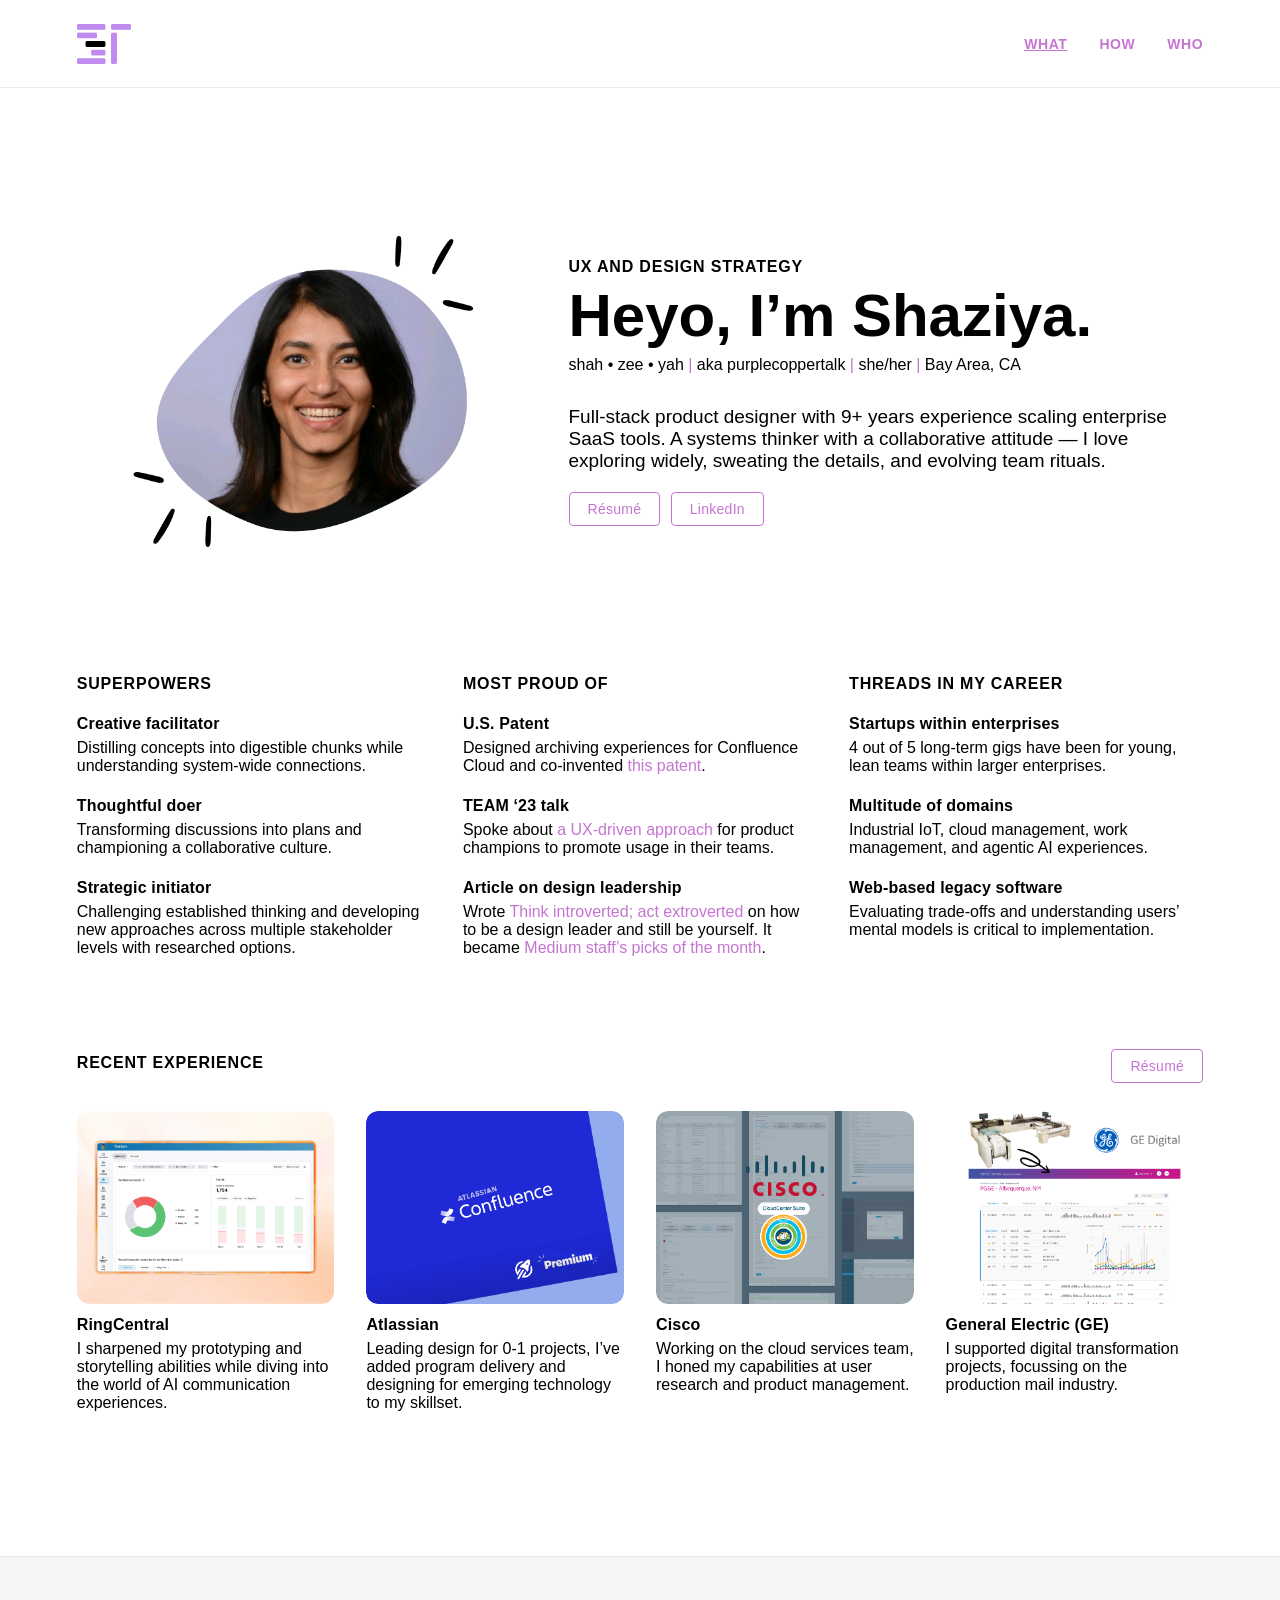
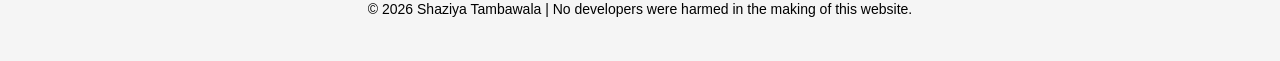
<file: index.html>
<!DOCTYPE html>
<html lang="en">
<head>
  <meta charset="UTF-8" />
  <meta name="viewport" content="width=device-width, initial-scale=1.0" />
  <title>Shaziya Tambawala — Product Design Portfolio</title>
  <meta name="description" content="Full-stack product designer with 9+ years in enterprise SaaS. Systems thinker — exploring widely, sweating the details, evolving team rituals." />
  <link rel="stylesheet" href="/css/style.css" />
  <link rel="icon" href="/assets/logo.png" type="image/png" />
</head>
<body class="page-home site-portfolio">

  <nav>
    <div class="site-align">
      <a class="nav-logo" href="/index.html">
        <img src="/assets/logo.png" alt="Shaziya Tambawala" />
      </a>
      <ul class="nav-links">
        <li><a href="/index.html" class="active">WHAT</a></li>
        <li><a href="/how.html">HOW</a></li>
        <li><a href="/who.html">WHO</a></li>
      </ul>
    </div>
  </nav>

  <main>
    <div class="site-shell page-home-inner">

      <section class="home-hero-grid" aria-label="Introduction">
        <div class="home-hero-photo">
          <img src="/assets/shaziya.png" alt="Shaziya Tambawala" />
        </div>
        <div class="home-hero-copy">
          <h1 class="home-section-title heading-1">UX AND DESIGN STRATEGY</h1>
          <h2>Heyo, I’m Shaziya.</h2>
          <p class="home-meta">
            <span class="home-meta-text">shah • zee • yah</span><span class="home-meta-pipe"> | </span><span class="home-meta-text">aka purplecoppertalk</span><span class="home-meta-pipe"> | </span><span class="home-meta-text">she/her</span><span class="home-meta-pipe"> | </span><span class="home-meta-text">Bay Area, CA</span>
          </p>
          <p class="home-lede">Full-stack product designer with 9+ years experience scaling enterprise SaaS tools. A systems thinker with a collaborative attitude — I love exploring widely, sweating the details, and evolving team rituals.</p>
          <div class="home-btns">
            <a class="home-pill-btn" href="/assets/Shaziya-Tambawala-Resume.pdf" target="_blank" rel="noopener noreferrer">Résumé</a>
            <a class="home-pill-btn" href="https://www.linkedin.com/in/shaztam/" target="_blank" rel="noopener noreferrer">LinkedIn</a>
          </div>
        </div>
      </section>

      <div class="home-spacer-lg" aria-hidden="true"></div>

      <section class="home-three-col" aria-label="Highlights">
        <div class="home-col">
          <h1 class="home-section-title heading-1">SUPERPOWERS</h1>
          <h3><strong>Creative facilitator</strong></h3>
          <p>Distilling concepts into digestible chunks while understanding system-wide connections.</p>
          <h3><strong>Thoughtful doer</strong></h3>
          <p>Transforming discussions into plans and championing a collaborative culture.</p>
          <h3><strong>Strategic initiator</strong></h3>
          <p>Challenging established thinking and developing new approaches across multiple stakeholder levels with&nbsp;researched options.</p>
        </div>
        <div class="home-col">
          <h1 class="home-section-title heading-1">MOST PROUD OF</h1>
          <h3><strong>U.S. Patent </strong></h3>
          <p>Designed archiving experiences for Confluence Cloud and co-invented <a class="home-text-link" href="https://patents.google.com/patent/US12547584B2/en" target="_blank" rel="noopener noreferrer">this patent</a>.</p>
          <h3><strong>TEAM ‘23 talk</strong></h3>
          <p>Spoke about <a class="home-text-link" href="https://events.atlassian.com/team23/v/s-1425372" target="_blank" rel="noopener noreferrer">a UX-driven approach </a>for product champions to promote usage in their teams.</p>
          <h3><strong>Article on design leadership</strong></h3>
          <p>Wrote <a class="home-text-link" href="https://medium.com/designing-atlassian/think-introverted-act-extroverted-976e3164f3a0" target="_blank" rel="noopener noreferrer">Think introverted; act extroverted</a> on how to be a design leader and still be yourself. It became <a class="home-text-link" href="https://blog.medium.com/what-were-reading-breaking-the-ice-understanding-internet-brain-and-an-expert-s-advice-on-222081f7b6a5" target="_blank" rel="noopener noreferrer">Medium staff’s picks of the month</a>.</p>
        </div>
        <div class="home-col">
          <h1 class="home-section-title heading-1">THREADS IN MY CAREER</h1>
          <h3><strong>Startups within enterprises</strong></h3>
          <p>4 out of 5 long-term gigs have been for young, lean teams within larger enterprises.</p>
          <h3><strong>Multitude of domains</strong></h3>
          <p>Industrial IoT, cloud management, work management, and agentic AI experiences.</p>
          <h3><strong>Web-based legacy software</strong></h3>
          <p>Evaluating trade-offs and understanding users’ mental models is critical to implementation.</p>
        </div>
      </section>

      <div class="home-spacer-lg" aria-hidden="true"></div>

      <section class="home-recent-head" aria-label="Recent experience">
        <h1 class="home-section-title heading-1">RECENT EXPERIENCE</h1>
        <div class="home-recent-resume">
          <a class="home-pill-btn" href="/assets/Shaziya-Tambawala-Resume.pdf" target="_blank" rel="noopener noreferrer">Résumé</a>
        </div>
      </section>

      <section class="home-exp-grid" aria-label="Employers">
        <article class="home-exp-card">
          <figure>
            <img src="/assets/ringcentral.jpg" alt="" />
          </figure>
          <h3>RingCentral</h3>
          <p>I sharpened my prototyping and storytelling abilities while diving into the world of AI communication experiences.</p>
        </article>
        <article class="home-exp-card">
          <figure>
            <img src="/assets/atlassian.png" alt="" />
          </figure>
          <h3>Atlassian</h3>
          <p>Leading design for 0-1 projects, I’ve added program delivery and designing for emerging technology to my skillset.</p>
        </article>
        <article class="home-exp-card">
          <figure>
            <img src="/assets/cisco.png" alt="" />
          </figure>
          <h3>Cisco</h3>
          <p>Working on the cloud services team, I honed my capabilities at user research and product management. </p>
        </article>
        <article class="home-exp-card">
          <figure>
            <img src="/assets/gedigital.png" alt="" />
          </figure>
          <h3>General Electric (GE)</h3>
          <p>I supported digital transformation projects, focussing on the production mail industry.</p>
        </article>
      </section>

    </div>
  </main>

  <footer class="home-footer">
    <div class="site-shell home-footer-inner">
      <p class="site-footer-copy">© 2026 Shaziya Tambawala | No developers were harmed in the making of this website.</p>
    </div>
  </footer>

</body>
</html>
</file>
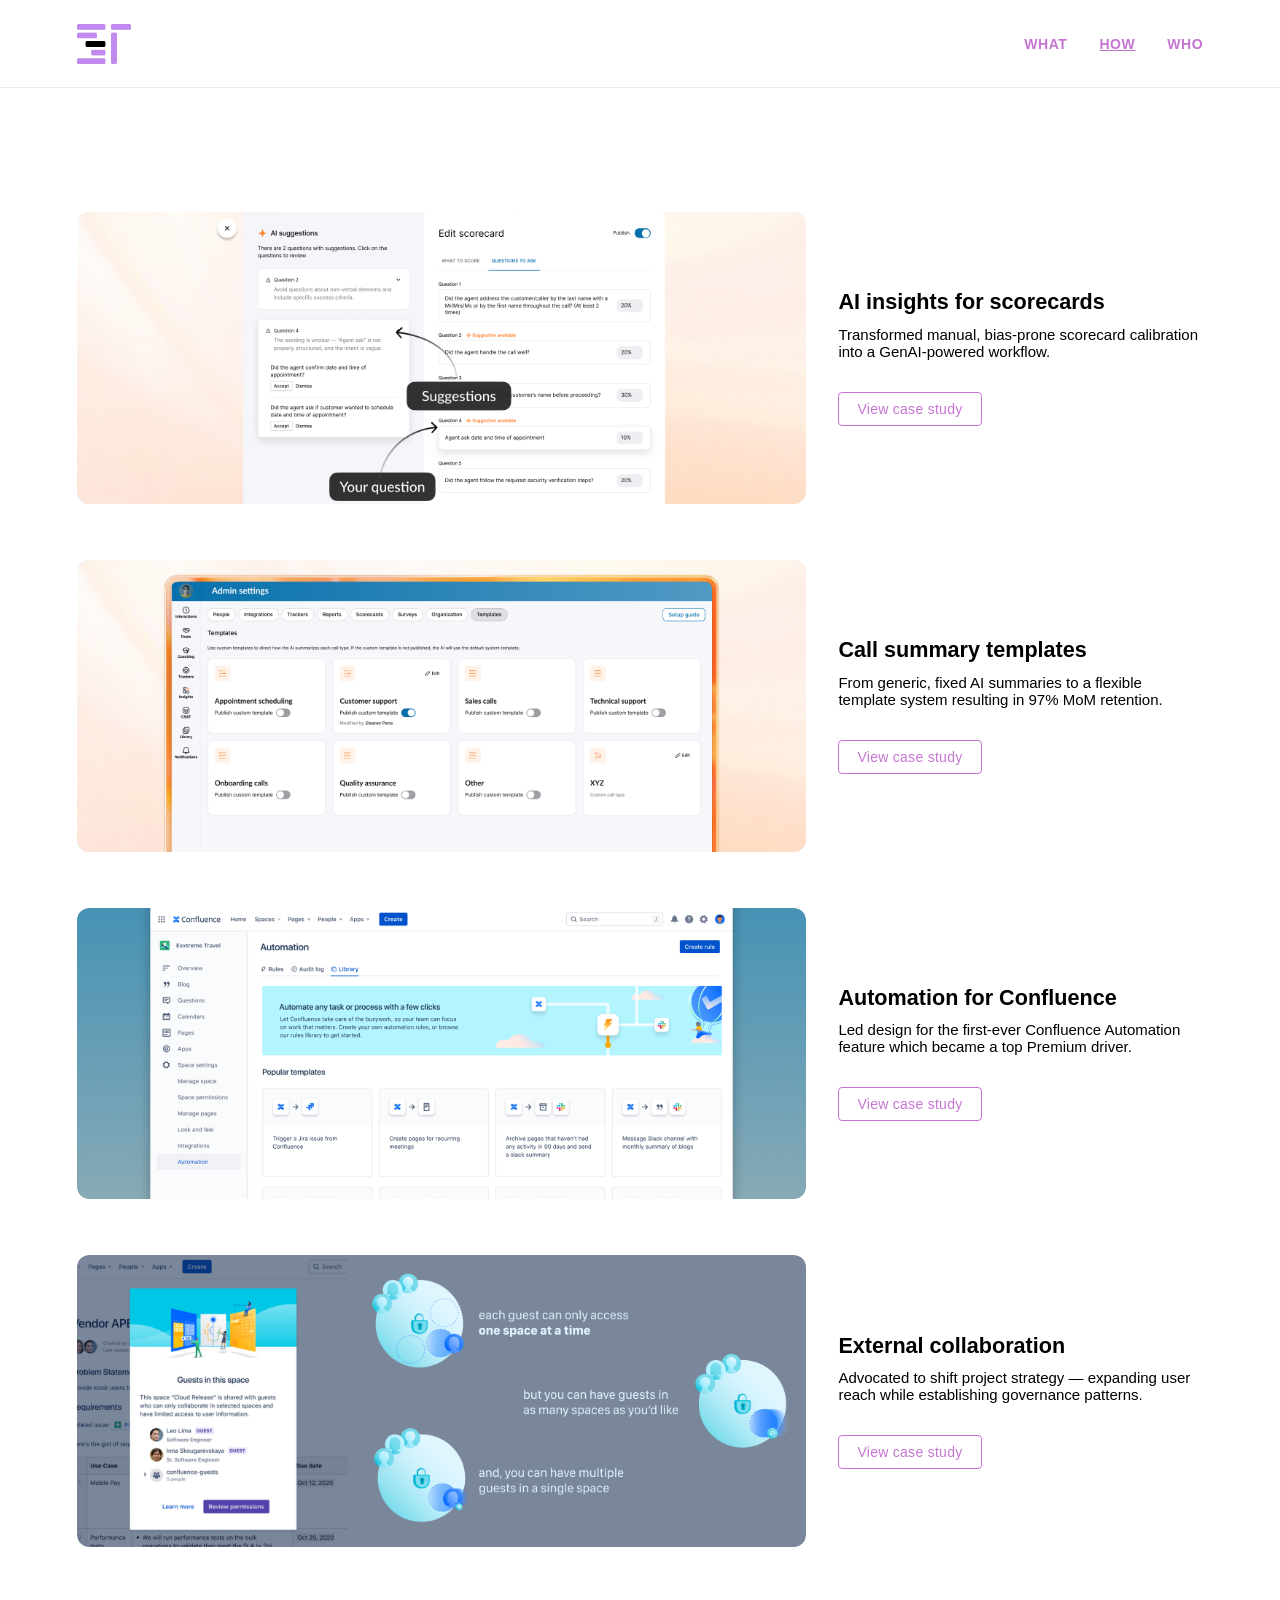
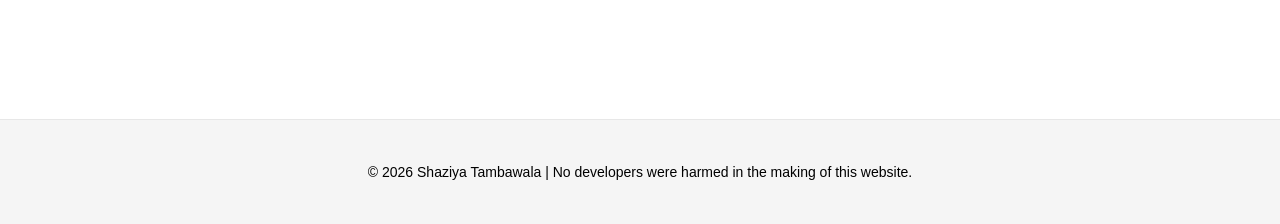
<file: how.html>
<!DOCTYPE html>
<html lang="en">
<head>
  <meta charset="UTF-8" />
  <meta name="viewport" content="width=device-width, initial-scale=1.0" />
  <title>UX Case Studies — Shaziya Tambawala</title>
  <meta name="description" content="Case studies in GenAI design, platform UX, and enterprise collaboration." />
  <link rel="stylesheet" href="/css/style.css" />
  <link rel="icon" href="/assets/logo.png" type="image/png" />
</head>
<body class="site-portfolio page-how">

  <nav>
    <div class="site-align">
      <a class="nav-logo" href="/index.html">
        <img src="/assets/logo.png" alt="Shaziya Tambawala" />
      </a>
      <ul class="nav-links">
        <li><a href="/index.html">WHAT</a></li>
        <li><a href="/how.html" class="active">HOW</a></li>
        <li><a href="/who.html">WHO</a></li>
      </ul>
    </div>
  </nav>

  <main>
    <div class="container">

      <div class="project-grid">

        <a class="project-card" href="/projects/ai-scorecards.html">
          <div class="project-card-thumb" aria-hidden="true">
            <img src="/assets/AIscorecardinsights.png" alt="" />
          </div>
          <div class="project-card-main">
            <h2 class="project-title">AI insights for scorecards</h2>
            <p class="project-desc">Transformed manual, bias-prone scorecard calibration into a GenAI-powered workflow.</p>
            <span class="project-case-study"><span class="project-case-study-text">View case study</span><span class="project-case-study-arrow" aria-hidden="true">→</span></span>
          </div>
        </a>

        <a class="project-card" href="/projects/call-summary-templates.html">
          <div class="project-card-thumb" aria-hidden="true">
            <img src="/assets/Callsummarytemplates.png" alt="" />
          </div>
          <div class="project-card-main">
            <h2 class="project-title">Call summary templates</h2>
            <p class="project-desc">From generic, fixed AI summaries to a flexible template system resulting in 97% MoM retention.</p>
            <span class="project-case-study"><span class="project-case-study-text">View case study</span><span class="project-case-study-arrow" aria-hidden="true">→</span></span>
          </div>
        </a>

        <a class="project-card" href="/projects/automation-for-confluence.html">
          <div class="project-card-thumb" aria-hidden="true">
            <img src="/assets/Automationforconfluence.png" alt="" />
          </div>
          <div class="project-card-main">
            <h2 class="project-title">Automation for Confluence</h2>
            <p class="project-desc">Led design for the first-ever Confluence Automation feature which became a top Premium driver.</p>
            <span class="project-case-study"><span class="project-case-study-text">View case study</span><span class="project-case-study-arrow" aria-hidden="true">→</span></span>
          </div>
        </a>

        <a class="project-card" href="/projects/external-collaboration.html">
          <div class="project-card-thumb" aria-hidden="true">
            <img src="/assets/Externalcollaboration.png" alt="" />
          </div>
          <div class="project-card-main">
            <h2 class="project-title">External collaboration</h2>
            <p class="project-desc">Advocated to shift project strategy — expanding user reach while establishing governance patterns.</p>
            <span class="project-case-study"><span class="project-case-study-text">View case study</span><span class="project-case-study-arrow" aria-hidden="true">→</span></span>
          </div>
        </a>

      </div>

    </div>
  </main>

  <footer>
    <div class="container">
      <p class="footer-copy">© 2026 Shaziya Tambawala | No developers were harmed in the making of this website.</p>
    </div>
  </footer>

</body>
</html>
</file>
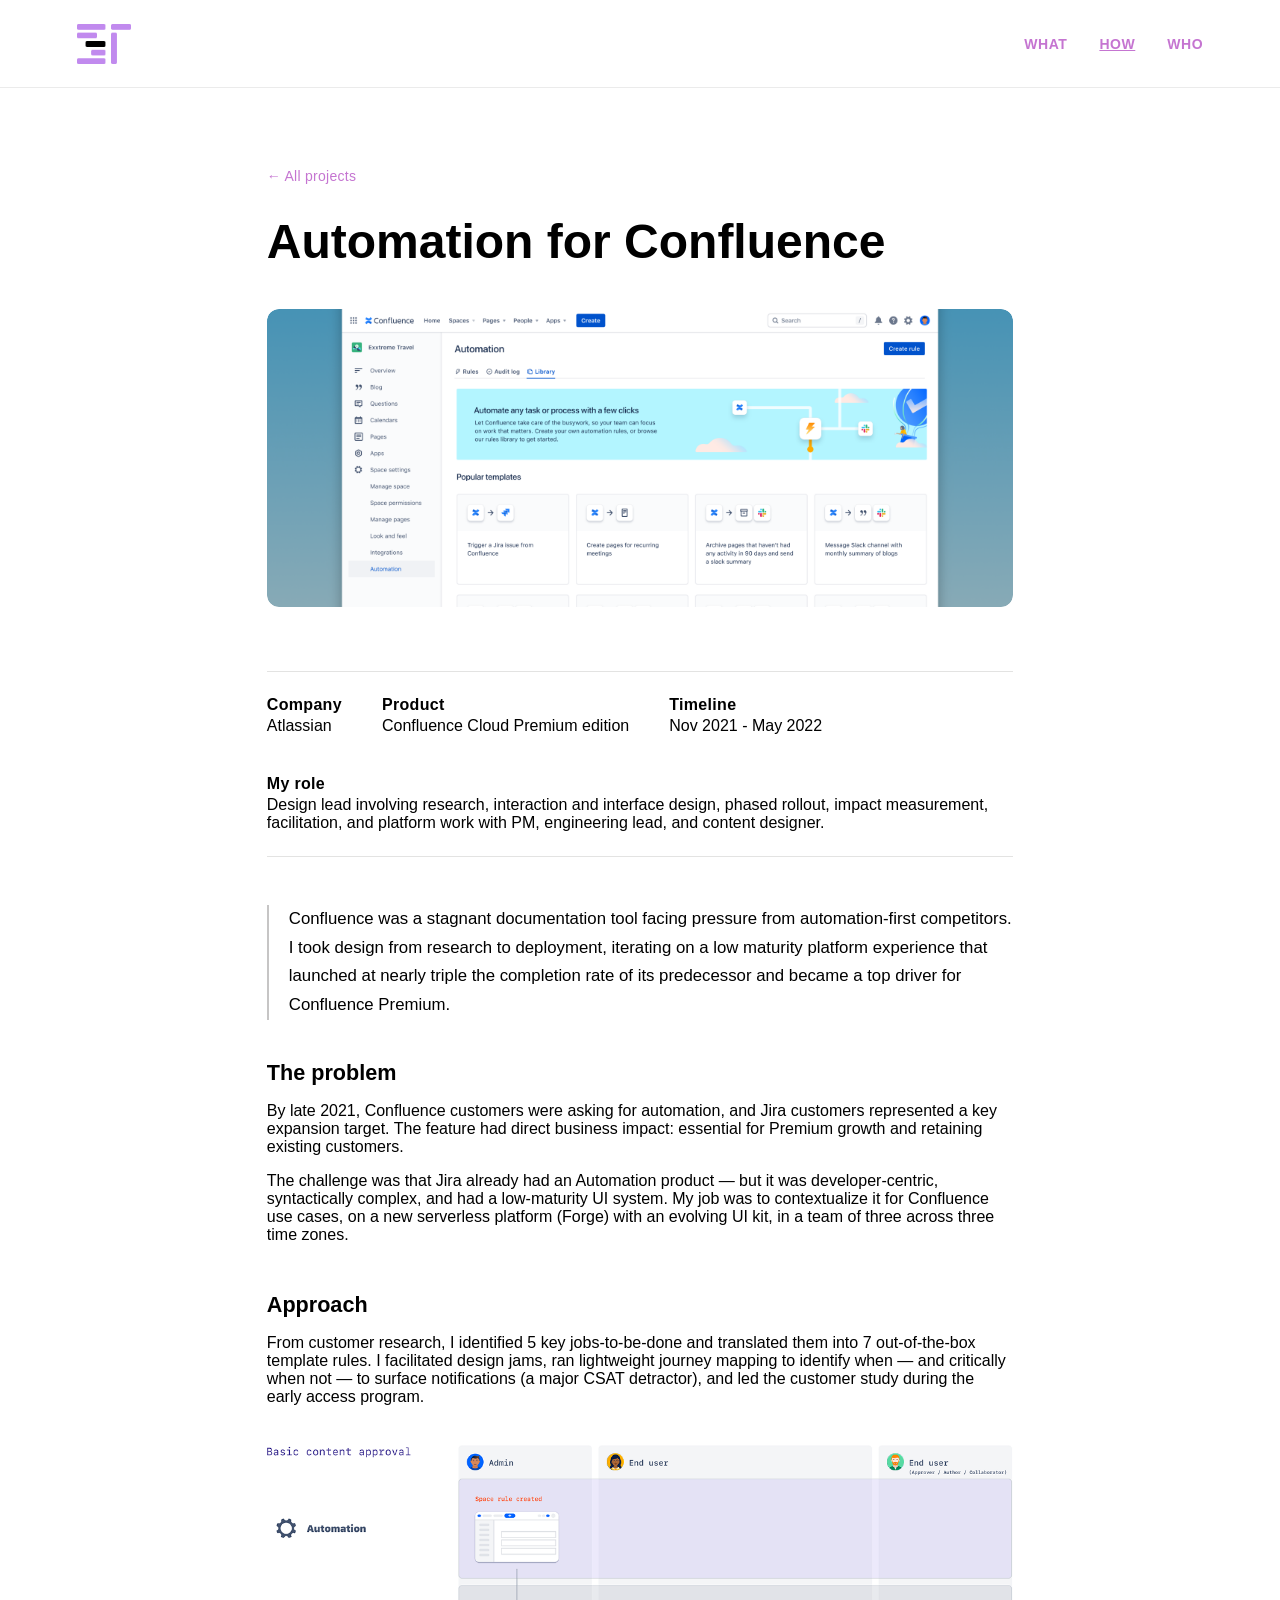
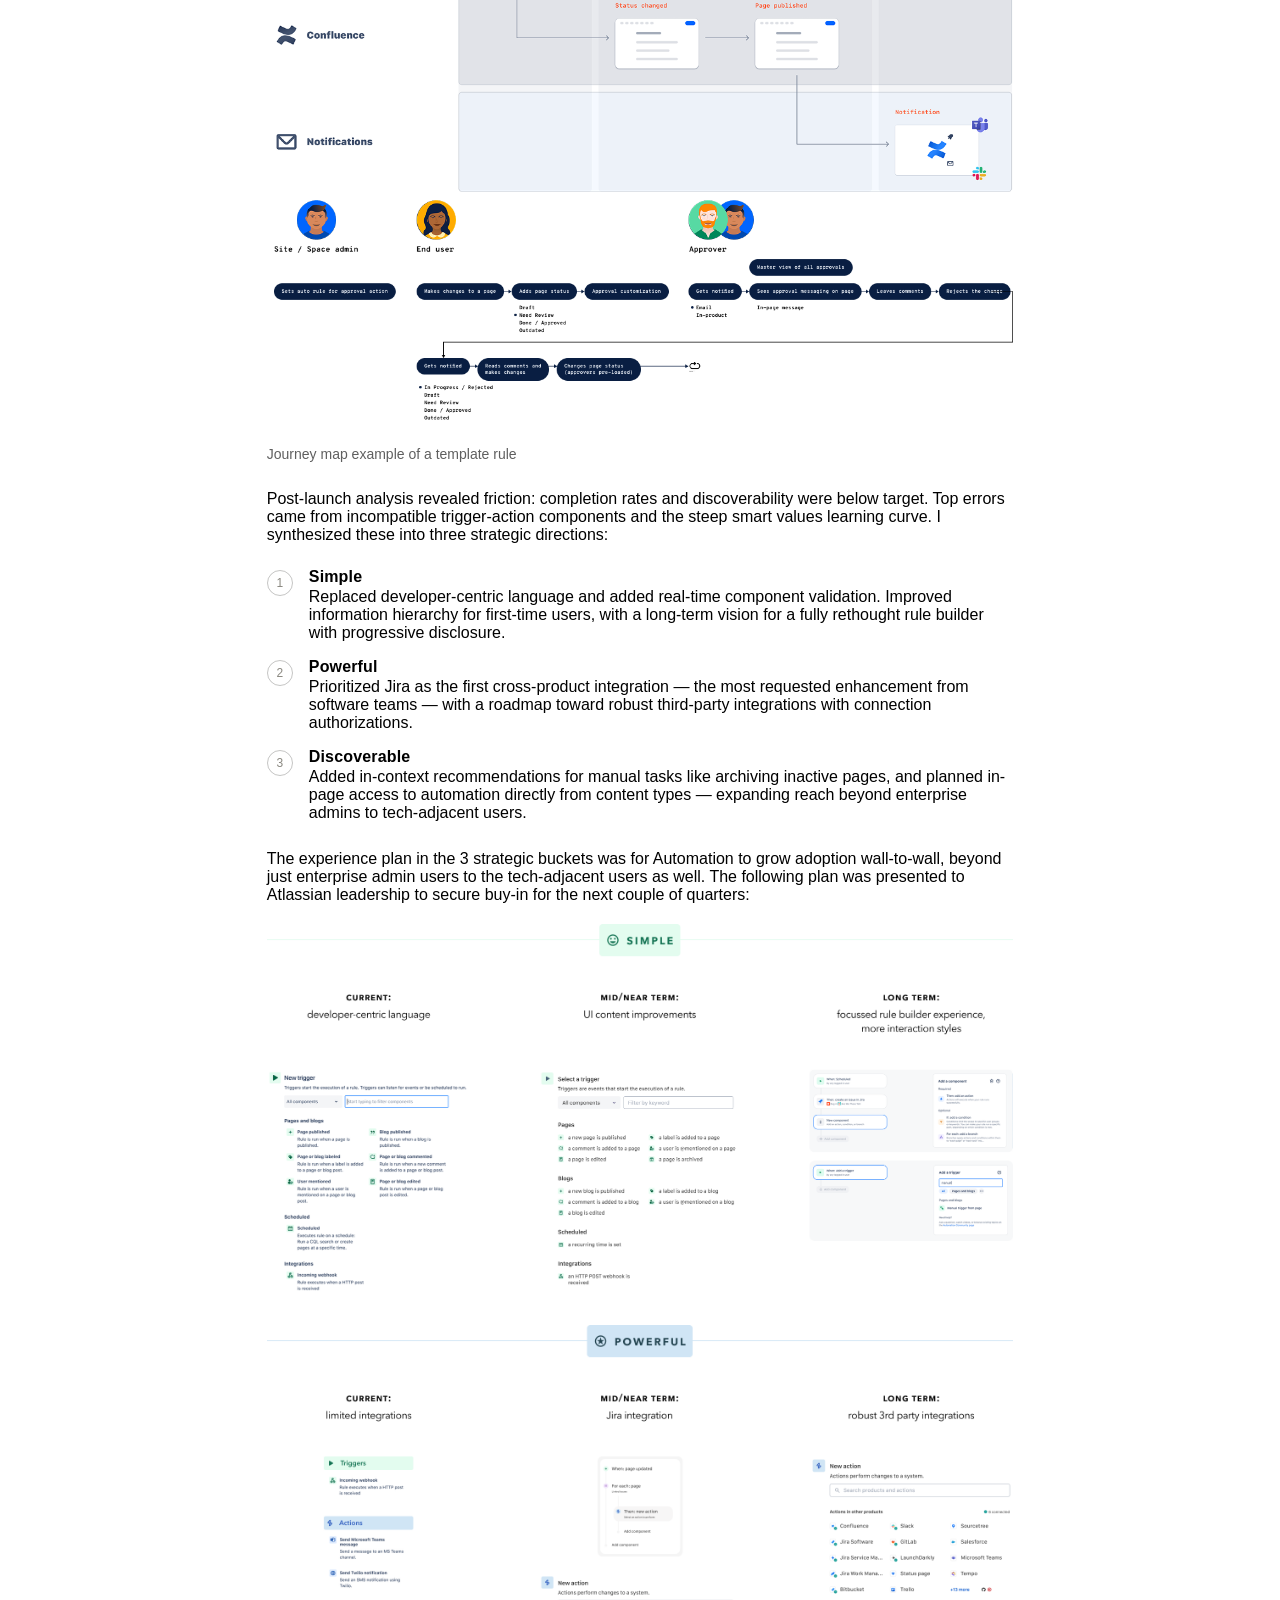
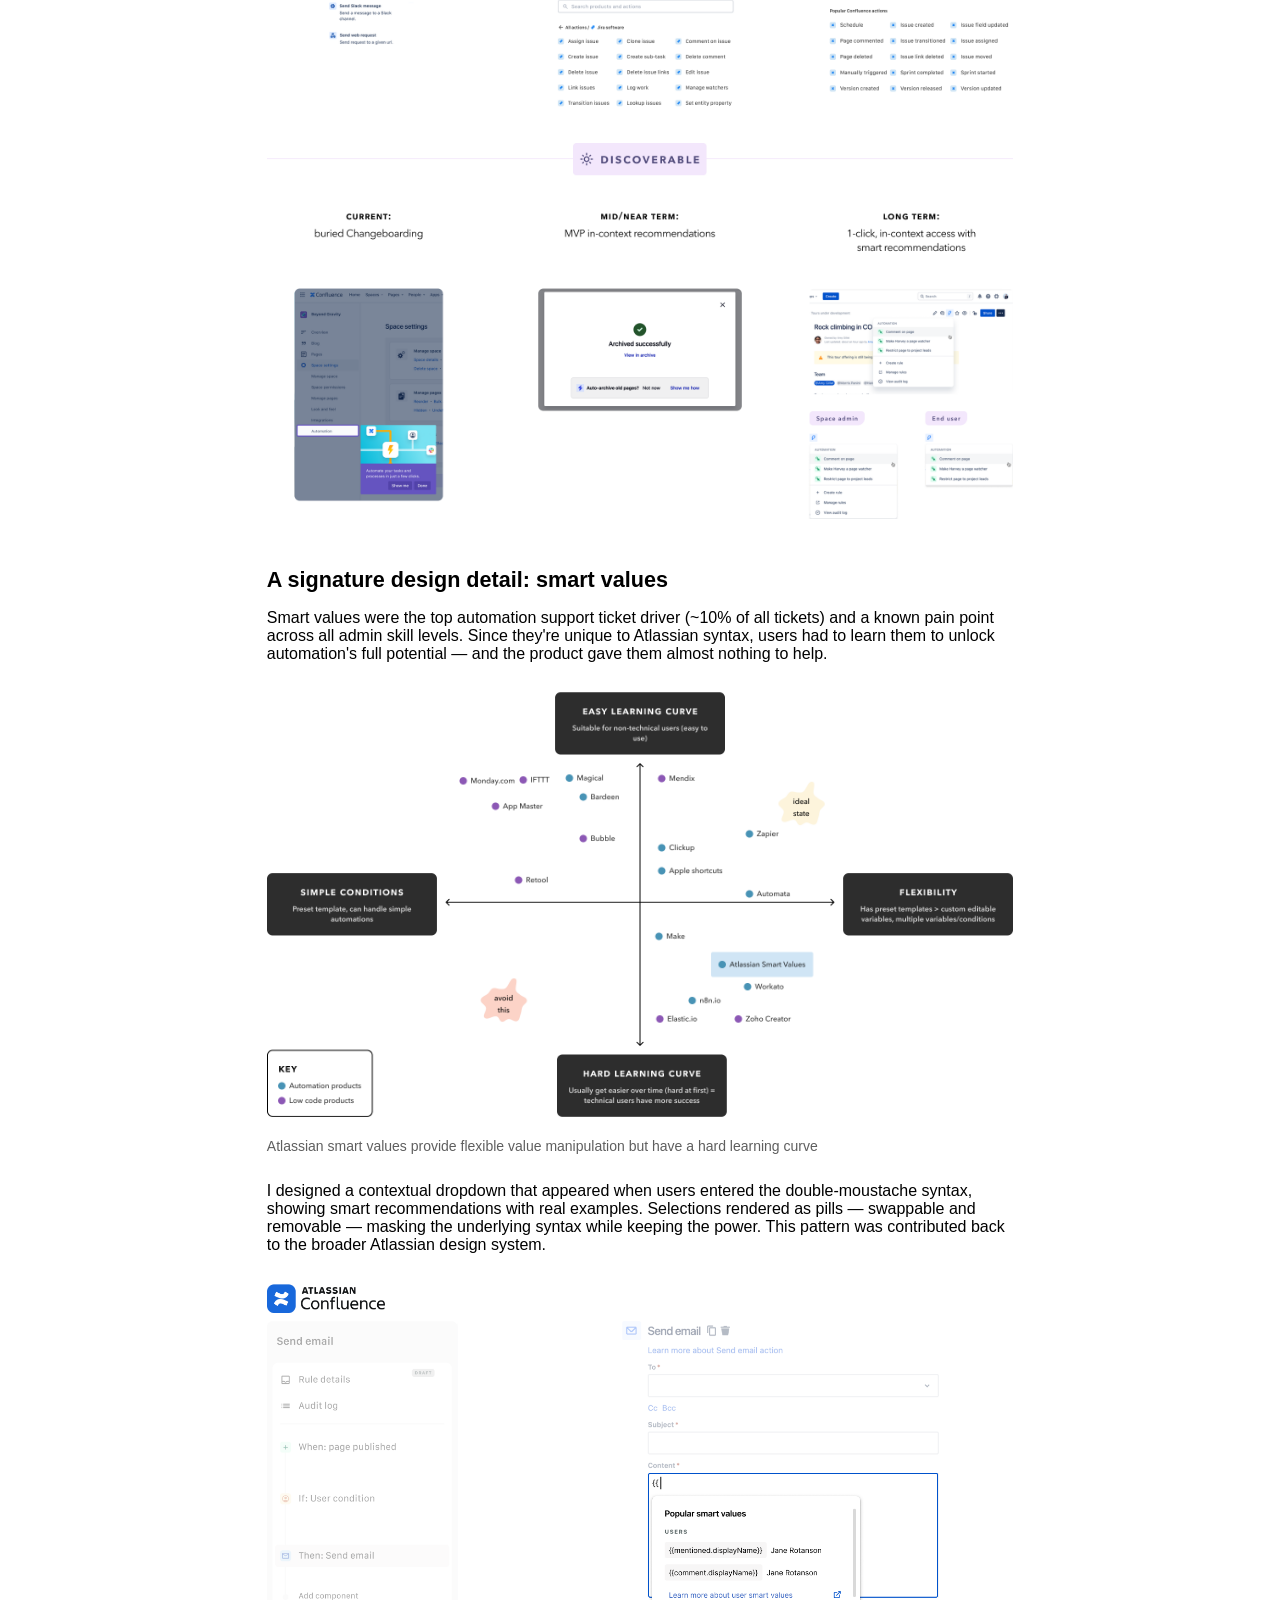
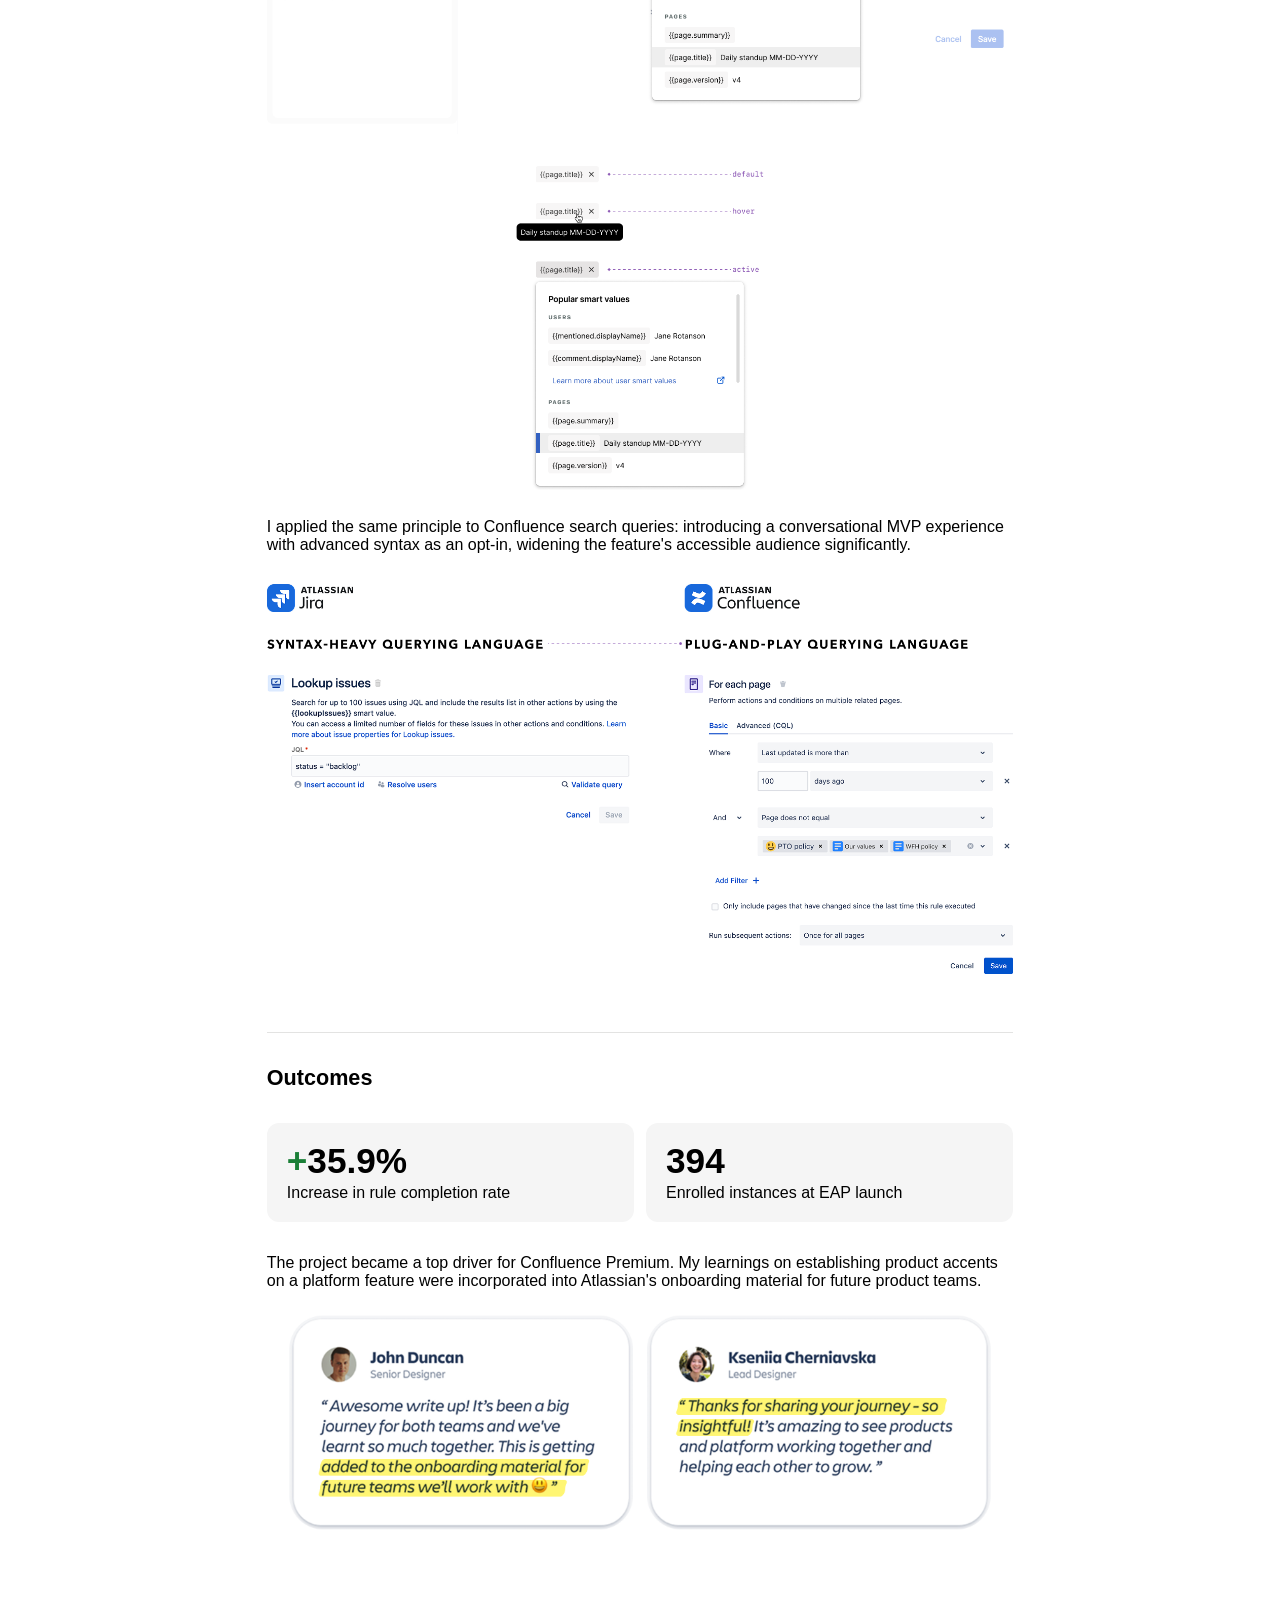
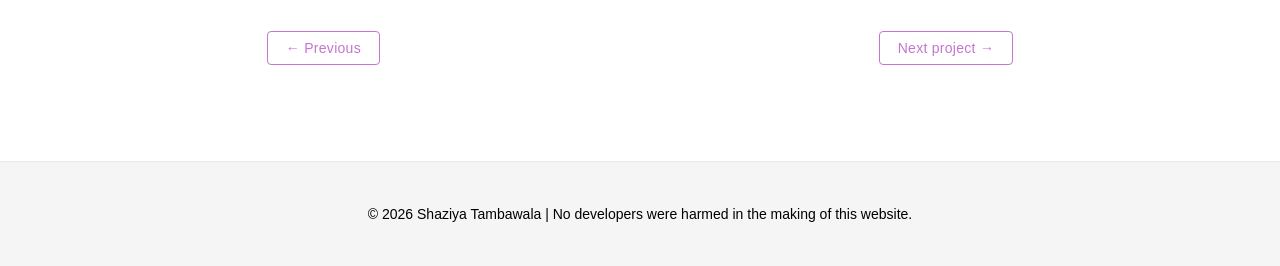
<file: projects/automation-for-confluence.html>
<!DOCTYPE html>
<html lang="en">
<head>
  <meta charset="UTF-8" />
  <meta name="viewport" content="width=device-width, initial-scale=1.0" />
  <title>UX Case Study: Automation For Confluence</title>
  <meta name="description" content="How I led design for the first-ever Confluence Automation feature at Atlassian." />
  <link rel="stylesheet" href="/css/style.css" />
  <link rel="icon" href="/assets/logo.png" type="image/png" />
</head>
<body class="site-portfolio page-case-study">

  <nav>
    <div class="site-align">
      <a class="nav-logo" href="/index.html">
        <img src="/assets/logo.png" alt="Shaziya Tambawala" />
      </a>
      <ul class="nav-links">
        <li><a href="/index.html">WHAT</a></li>
        <li><a href="/how.html" class="active">HOW</a></li>
        <li><a href="/who.html">WHO</a></li>
      </ul>
    </div>
  </nav>

  <main>
    <div class="container">

      <a class="cs-all-projects-link" href="/how.html">← All projects</a>

      <h1 class="cs-hero-title">
        Automation for Confluence
      </h1>

      <figure class="cs-hero-image" aria-hidden="true">
        <img src="/assets/Automationforconfluence.png" alt="" width="1280" height="512" decoding="async" />
      </figure>

      <div class="cs-meta-bar">
        <div class="cs-meta-item">
          <span class="cs-meta-label">Company</span>
          <span class="cs-meta-value">Atlassian</span>
        </div>
        <div class="cs-meta-item">
          <span class="cs-meta-label">Product</span>
          <span class="cs-meta-value">Confluence Cloud Premium edition</span>
        </div>
        <div class="cs-meta-item">
          <span class="cs-meta-label">Timeline</span>
          <span class="cs-meta-value">Nov 2021 - May 2022</span>
        </div>
        <div class="cs-meta-item">
          <span class="cs-meta-label">My role</span>
          <span class="cs-meta-value">Design lead involving research, interaction and interface design, phased rollout, impact measurement, facilitation, and platform work with PM, engineering lead, and content designer.</span>
        </div>
      </div>

      <p class="lead">
        Confluence was a stagnant documentation tool facing pressure from automation-first competitors. I took design from research to deployment, iterating on a low maturity platform experience that launched at nearly triple the completion rate of its predecessor and became a top driver for Confluence Premium.
      </p>

      <div class="section">
        <h2>The problem</h2>
        <p>By late 2021, Confluence customers were asking for automation, and Jira customers represented a key expansion target. The feature had direct business impact: essential for Premium growth and retaining existing customers.</p>
        <p>The challenge was that Jira already had an Automation product — but it was developer-centric, syntactically complex, and had a low-maturity UI system. My job was to contextualize it for Confluence use cases, on a new serverless platform (Forge) with an evolving UI kit, in a team of three across three time zones.</p>
      </div>

      <div class="section">
        <h2>Approach</h2>
        <p>From customer research, I identified 5 key jobs-to-be-done and translated them into 7 out-of-the-box template rules. I facilitated design jams, ran lightweight journey mapping to identify when — and critically when not — to surface notifications (a major CSAT detractor), and led the customer study during the early access program.</p>
        <figure class="cs-section-figure">
          <img src="/assets/Automation-journeymap.png" alt="Journey map example of a template rule" decoding="async" />
          <figcaption>Journey map example of a template rule</figcaption>
        </figure>
        <p>Post-launch analysis revealed friction: completion rates and discoverability were below target. Top errors came from incompatible trigger-action components and the steep smart values learning curve. I synthesized these into three strategic directions:</p>
        <ul class="steps" style="margin-top:1.5rem;">
          <li class="step">
            <span class="step-num">1</span>
            <div class="step-body">
              <h3>Simple</h3>
              <p>Replaced developer-centric language and added real-time component validation. Improved information hierarchy for first-time users, with a long-term vision for a fully rethought rule builder with progressive disclosure.</p>
            </div>
          </li>
          <li class="step">
            <span class="step-num">2</span>
            <div class="step-body">
              <h3>Powerful</h3>
              <p>Prioritized Jira as the first cross-product integration — the most requested enhancement from software teams — with a roadmap toward robust third-party integrations with connection authorizations.</p>
            </div>
          </li>
          <li class="step">
            <span class="step-num">3</span>
            <div class="step-body">
              <h3>Discoverable</h3>
              <p>Added in-context recommendations for manual tasks like archiving inactive pages, and planned in-page access to automation directly from content types — expanding reach beyond enterprise admins to tech-adjacent users.</p>
            </div>
          </li>
        </ul>
        <p>The experience plan in the 3 strategic buckets was for Automation to grow adoption wall-to-wall, beyond just enterprise admin users to the tech-adjacent users as well. The following plan was presented to Atlassian leadership to secure buy-in for the next couple of quarters:</p>
        <figure class="cs-section-figure">
          <img src="/assets/Automation-simple.png" alt="Simple strategic plan for Automation adoption" decoding="async" />
        </figure>
        <figure class="cs-section-figure">
          <img src="/assets/Automation-powerful.png" alt="Powerful strategic plan for Automation adoption" decoding="async" />
        </figure>
        <figure class="cs-section-figure">
          <img src="/assets/Automation-discoverable.png" alt="Discoverable strategic plan for Automation adoption" decoding="async" />
        </figure>
      </div>

      <div class="section">
        <h2>A signature design detail: smart values</h2>
        <p>Smart values were the top automation support ticket driver (~10% of all tickets) and a known pain point across all admin skill levels. Since they're unique to Atlassian syntax, users had to learn them to unlock automation's full potential — and the product gave them almost nothing to help.</p>
        <figure class="cs-section-figure">
          <img src="/assets/Automation-competitivereview.png" alt="Atlassian smart values provide flexible value manipulation but have a hard learning curve" decoding="async" />
          <figcaption>Atlassian smart values provide flexible value manipulation but have a hard learning curve</figcaption>
        </figure>
        <p>I designed a contextual dropdown that appeared when users entered the double-moustache syntax, showing smart recommendations with real examples. Selections rendered as pills — swappable and removable — masking the underlying syntax while keeping the power. This pattern was contributed back to the broader Atlassian design system.</p>
        <figure class="cs-section-figure">
          <img src="/assets/Automation-smartvaluecomponent.png" alt="Smart value component design in the rule builder" decoding="async" />
        </figure>
        <figure class="cs-section-figure">
          <img src="/assets/Automation-smartvaluecomponentstates.png" alt="Smart value component interaction states" decoding="async" />
        </figure>
        <p>I applied the same principle to Confluence search queries: introducing a conversational MVP experience with advanced syntax as an opt-in, widening the feature's accessible audience significantly.</p>
        <figure class="cs-section-figure">
          <img src="/assets/Automation-search.png" alt="Confluence search experience applying the same smart syntax pattern" decoding="async" />
        </figure>
      </div>

      <hr />

      <div class="section">
        <h2>Outcomes</h2>
        <div class="stat-grid">
          <div class="stat-card">
            <div class="stat-num"><span class="stat-num-plus">+</span>35.9%</div>
            <div class="stat-label">Increase in rule completion rate</div>
          </div>
          <div class="stat-card">
            <div class="stat-num">394</div>
            <div class="stat-label">Enrolled instances at EAP launch</div>
          </div>
        </div>
        <p>The project became a top driver for Confluence Premium. My learnings on establishing product accents on a platform feature were incorporated into Atlassian's onboarding material for future product teams.</p>
        <figure class="cs-section-figure">
          <img src="/assets/Automation-outcome.png" alt="Outcomes summary for Automation for Confluence" decoding="async" />
        </figure>
      </div>

      <div class="cs-nav-row">
        <a class="home-pill-btn" href="call-summary-templates.html">← Previous</a>
        <a class="home-pill-btn" href="external-collaboration.html">Next project →</a>
      </div>

    </div>
  </main>

  <footer>
    <div class="container">
      <p class="footer-copy">© 2026 Shaziya Tambawala | No developers were harmed in the making of this website.</p>
    </div>
  </footer>

</body>
</html>
</file>
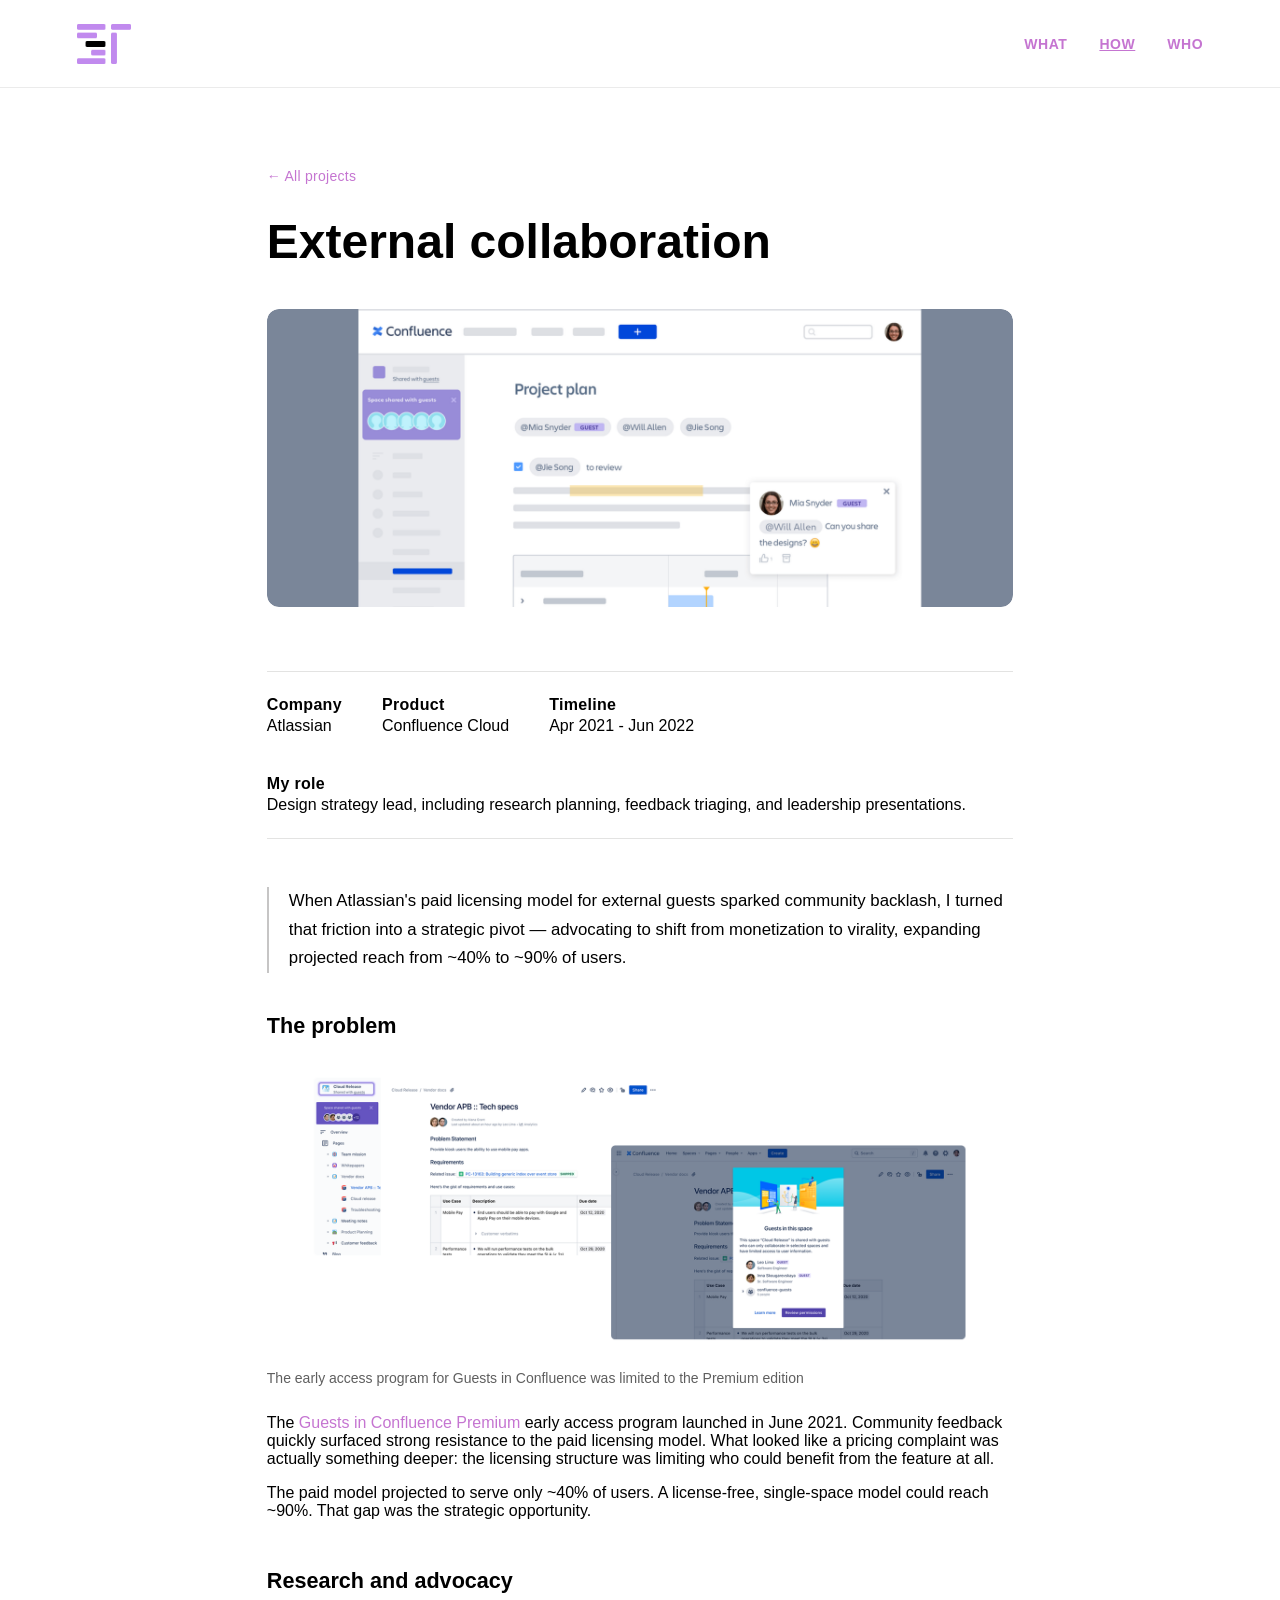
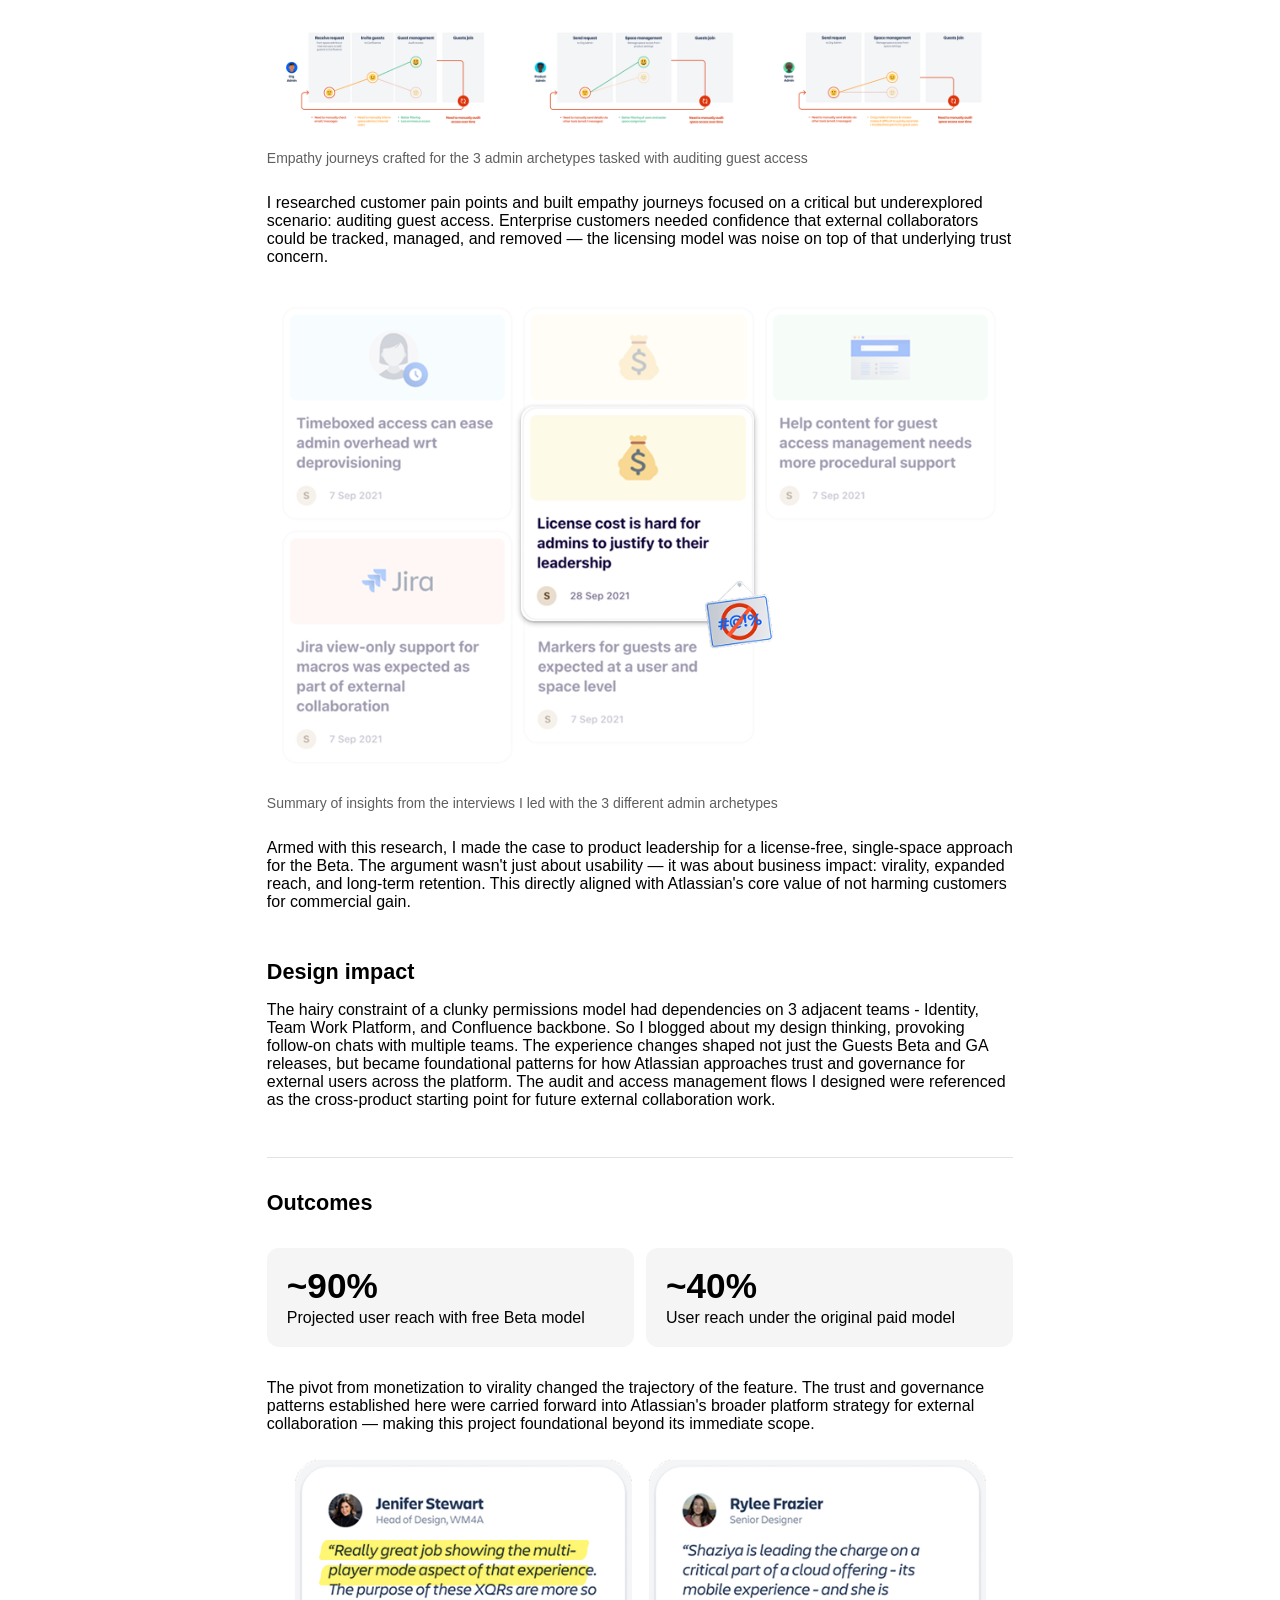
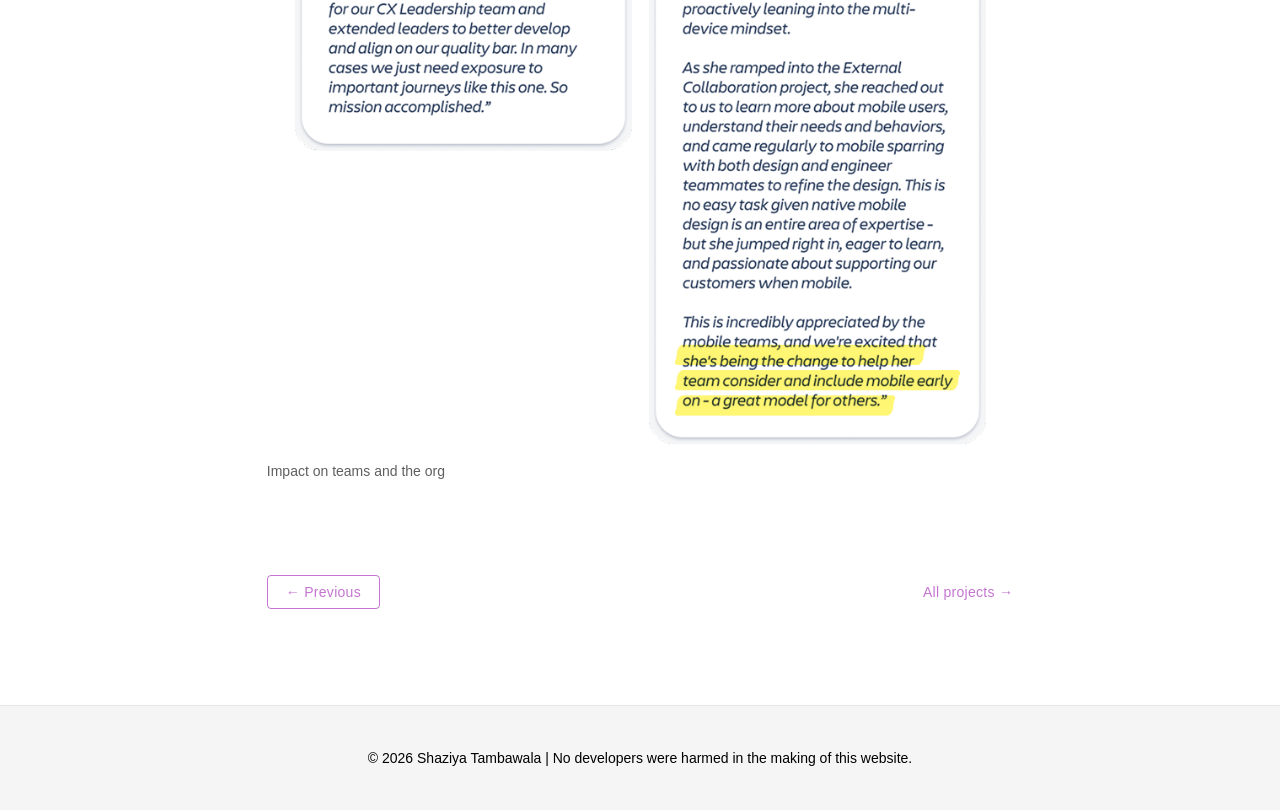
<file: projects/external-collaboration.html>
<!DOCTYPE html>
<html lang="en">
<head>
  <meta charset="UTF-8" />
  <meta name="viewport" content="width=device-width, initial-scale=1.0" />
  <title>UX Case Study: External Collaboration</title>
  <meta name="description" content="How I shifted Atlassian's guest strategy from monetization to virality, expanding reach from 40% to 90% of users." />
  <link rel="stylesheet" href="/css/style.css" />
  <link rel="icon" href="/assets/logo.png" type="image/png" />
</head>
<body class="site-portfolio page-case-study">

  <nav>
    <div class="site-align">
      <a class="nav-logo" href="/index.html">
        <img src="/assets/logo.png" alt="Shaziya Tambawala" />
      </a>
      <ul class="nav-links">
        <li><a href="/index.html">WHAT</a></li>
        <li><a href="/how.html" class="active">HOW</a></li>
        <li><a href="/who.html">WHO</a></li>
      </ul>
    </div>
  </nav>

  <main>
    <div class="container">

      <a class="cs-all-projects-link" href="/how.html">← All projects</a>

      <h1 class="cs-hero-title">
        External collaboration
      </h1>

      <figure class="cs-hero-image" aria-hidden="true">
        <img src="/assets/Externalcollaboration-hero.png" alt="" width="1280" height="512" decoding="async" />
      </figure>

      <div class="cs-meta-bar">
        <div class="cs-meta-item">
          <span class="cs-meta-label">Company</span>
          <span class="cs-meta-value">Atlassian</span>
        </div>
        <div class="cs-meta-item">
          <span class="cs-meta-label">Product</span>
          <span class="cs-meta-value">Confluence Cloud</span>
        </div>
        <div class="cs-meta-item">
          <span class="cs-meta-label">Timeline</span>
          <span class="cs-meta-value">Apr 2021 - Jun 2022</span>
        </div>
        <div class="cs-meta-item">
          <span class="cs-meta-label">My role</span>
          <span class="cs-meta-value">Design strategy lead, including research planning, feedback triaging, and leadership presentations.</span>
        </div>
      </div>

      <p class="lead">
        When Atlassian's paid licensing model for external guests sparked community backlash, I turned that friction into a strategic pivot — advocating to shift from monetization to virality, expanding projected reach from ~40% to ~90% of users.
      </p>

      <div class="section">
        <h2>The problem</h2>
        <figure class="cs-section-figure">
          <img src="/assets/Externalcollaboration-problem.png" alt="The early access program for Guests in Confluence was limited to the Premium edition" decoding="async" />
          <figcaption>The early access program for Guests in Confluence was limited to the Premium edition</figcaption>
        </figure>
        <p>The <a href="https://community.atlassian.com/t5/Confluence-articles/Introducing-External-Collaboration-for-Confluence/ba-p/1731502" target="_blank" rel="noopener noreferrer">Guests in Confluence Premium</a> early access program launched in June 2021. Community feedback quickly surfaced strong resistance to the paid licensing model. What looked like a pricing complaint was actually something deeper: the licensing structure was limiting who could benefit from the feature at all.</p>
        <p>The paid model projected to serve only ~40% of users. A license-free, single-space model could reach ~90%. That gap was the strategic opportunity.</p>
      </div>

      <div class="section">
        <h2>Research and advocacy</h2>
        <figure class="cs-section-figure">
          <img src="/assets/Externalcollaboration-empathyjourneys.png" alt="Empathy journeys crafted for the 3 admin archetypes tasked with auditing guest access" decoding="async" />
          <figcaption>Empathy journeys crafted for the 3 admin archetypes tasked with auditing guest access</figcaption>
        </figure>
        <p>I researched customer pain points and built empathy journeys focused on a critical but underexplored scenario: auditing guest access. Enterprise customers needed confidence that external collaborators could be tracked, managed, and removed — the licensing model was noise on top of that underlying trust concern.</p>
        <figure class="cs-section-figure">
          <img src="/assets/Externalcollaboration-research.png" alt="Summary of insights from the interviews I led with the 3 different admin archetypes" decoding="async" />
          <figcaption>Summary of insights from the interviews I led with the 3 different admin archetypes</figcaption>
        </figure>
        <p>Armed with this research, I made the case to product leadership for a license-free, single-space approach for the Beta. The argument wasn't just about usability — it was about business impact: virality, expanded reach, and long-term retention. This directly aligned with Atlassian's core value of not harming customers for commercial gain.</p>
      </div>

      <div class="section">
        <h2>Design impact</h2>
        <p>The hairy constraint of a clunky permissions model had dependencies on 3 adjacent teams - Identity, Team Work Platform, and Confluence backbone. So I blogged about my design thinking, provoking follow-on chats with multiple teams. The experience changes shaped not just the Guests Beta and GA releases, but became foundational patterns for how Atlassian approaches trust and governance for external users across the platform. The audit and access management flows I designed were referenced as the cross-product starting point for future external collaboration work.</p>
      </div>

      <hr />

      <div class="section">
        <h2>Outcomes</h2>
        <div class="stat-grid">
          <div class="stat-card">
            <div class="stat-num">~90%</div>
            <div class="stat-label">Projected user reach with free Beta model</div>
          </div>
          <div class="stat-card">
            <div class="stat-num">~40%</div>
            <div class="stat-label">User reach under the original paid model</div>
          </div>
        </div>
        <p>The pivot from monetization to virality changed the trajectory of the feature. The trust and governance patterns established here were carried forward into Atlassian's broader platform strategy for external collaboration — making this project foundational beyond its immediate scope.</p>
        <figure class="cs-section-figure">
          <img src="/assets/Externalcollaboration-outcome.png" alt="Impact on teams and the org" decoding="async" />
          <figcaption>Impact on teams and the org</figcaption>
        </figure>
      </div>

      <div class="cs-nav-row">
        <a class="home-pill-btn" href="automation-for-confluence.html">← Previous</a>
        <a class="cs-all-projects-link" href="/how.html">All projects →</a>
      </div>

    </div>
  </main>

  <footer>
    <div class="container">
      <p class="footer-copy">© 2026 Shaziya Tambawala | No developers were harmed in the making of this website.</p>
    </div>
  </footer>

</body>
</html>
</file>
<file: css/style.css>
@import url('https://fonts.googleapis.com/css2?family=Instrument+Serif:ital@0;1&family=Geist:wght@300;400;500&display=swap');

/* ─── Reset ─── */
*, *::before, *::after { box-sizing: border-box; margin: 0; padding: 0; }
html { scroll-behavior: smooth; }

/* ─── Tokens ─── */
:root {
  --font-serif: 'Instrument Serif', Georgia, serif;
  --font-sans: 'Geist', system-ui, sans-serif;
  --color-ink: #1a1916;
  --color-ink-2: #4a4945;
  --color-ink-3: #8a8880;
  --color-paper: #faf9f7;
  --color-surface: #f1efe8;
  --color-border: rgba(26,25,22,0.12);
  --color-border-strong: rgba(26,25,22,0.25);
  --color-accent: #1a1916;
  --max-w: 760px;
  --nav-h: 64px;
}

/* ─── Base ─── */
body {
  font-family: var(--font-sans);
  font-size: 17px;
  line-height: 1.75;
  color: var(--color-ink);
  background: var(--color-paper);
  -webkit-font-smoothing: antialiased;
  font-weight: 300;
}

a { color: inherit; text-decoration: none; }
img { display: block; max-width: 100%; }

/* ─── Nav ─── */
nav {
  position: fixed;
  top: 0; left: 0; right: 0;
  height: var(--nav-h);
  display: flex;
  align-items: center;
  justify-content: space-between;
  padding: 0 2rem;
  background: var(--color-paper);
  border-bottom: 0.5px solid var(--color-border);
  z-index: 100;
}

.nav-logo img { height: 28px; width: auto; }

.nav-links {
  display: flex;
  gap: 2rem;
  list-style: none;
}

.nav-links a {
  font-size: 13px;
  font-weight: 400;
  letter-spacing: 0.02em;
  text-transform: none;
  color: var(--color-ink-3);
  transition: color 0.2s;
}

.nav-links a:hover,
.nav-links a.active { color: var(--color-ink); }

/* ─── Layout ─── */
main { padding-top: var(--nav-h); }

.container {
  max-width: var(--max-w);
  margin: 0 auto;
  padding: 0 2rem;
}

/* ─── Page header ─── */
.page-header {
  padding: 5rem 0 3rem;
  border-bottom: 0.5px solid var(--color-border);
  margin-bottom: 4rem;
}

.page-header .eyebrow {
  font-size: 12px;
  font-weight: 400;
  letter-spacing: 0.04em;
  text-transform: none;
  color: var(--color-ink-3);
  margin-bottom: 1rem;
}

.page-header h1 {
  font-family: var(--font-serif);
  font-size: clamp(3rem, 6vw, 4.5rem);
  font-weight: 400;
  line-height: 1.05;
  color: var(--color-ink);
}

/* ─── Section headings ─── */
h2 {
  font-family: var(--font-serif);
  font-size: 1.75rem;
  font-weight: 400;
  color: var(--color-ink);
  margin-bottom: 1rem;
  line-height: 1.2;
}

h3 {
  font-size: 15px;
  font-weight: 400;
  color: var(--color-ink);
  margin-bottom: 0.4rem;
  letter-spacing: 0.01em;
}

p { color: var(--color-ink-2); margin-bottom: 1rem; font-weight: 300; }
p:last-child { margin-bottom: 0; }

/* ─── Divider ─── */
hr {
  border: none;
  border-top: 0.5px solid var(--color-border);
  margin: 3rem 0;
}

/* ─── Buttons ─── */
.btn {
  display: inline-flex;
  align-items: center;
  gap: 6px;
  font-family: var(--font-sans);
  font-size: 13px;
  font-weight: 400;
  letter-spacing: 0.01em;
  text-transform: none;
  padding: 10px 20px;
  border: 0.5px solid var(--color-border-strong);
  border-radius: 40px;
  color: var(--color-ink);
  background: transparent;
  cursor: pointer;
  transition: all 0.2s;
  text-decoration: none;
}

.btn:hover {
  background: var(--color-ink);
  color: var(--color-paper);
  border-color: var(--color-ink);
}

.btn-primary {
  background: var(--color-ink);
  color: var(--color-paper);
}

.btn-primary:hover {
  background: var(--color-ink-2);
}

/* ─── Tags ─── */
.tag-row {
  display: flex;
  flex-wrap: wrap;
  gap: 6px;
  margin-top: 1.5rem;
}

.tag {
  font-size: 12px;
  font-weight: 300;
  letter-spacing: 0.01em;
  text-transform: none;
  padding: 4px 12px;
  border: 0.5px solid var(--color-border-strong);
  border-radius: 20px;
  color: var(--color-ink-3);
}

/* ─── Stat cards ─── */
.stat-grid {
  display: grid;
  grid-template-columns: repeat(auto-fit, minmax(150px, 1fr));
  gap: 12px;
  margin: 2rem 0;
}

.stat-card {
  background: var(--color-surface);
  border-radius: 12px;
  padding: 1.25rem;
}

.stat-num {
  font-family: var(--font-serif);
  font-size: 2.2rem;
  font-weight: 400;
  color: var(--color-ink);
  line-height: 1;
  margin-bottom: 6px;
}

.stat-label {
  font-size: 12px;
  color: var(--color-ink-3);
  line-height: 1.4;
}

/* ─── Numbered steps ─── */
.steps { list-style: none; display: flex; flex-direction: column; gap: 1rem; }

.step {
  display: flex;
  gap: 1rem;
  align-items: flex-start;
}

.step-num {
  flex-shrink: 0;
  width: 26px;
  height: 26px;
  border-radius: 50%;
  border: 0.5px solid var(--color-border-strong);
  display: flex;
  align-items: center;
  justify-content: center;
  font-size: 11px;
  font-weight: 500;
  color: var(--color-ink-3);
  margin-top: 2px;
}

.step-body h3 { margin-bottom: 2px; }
.step-body p { font-size: 14px; margin: 0; }

/* ─── Lead / pull quote ─── */
.lead {
  font-size: 1.05rem;
  line-height: 1.7;
  color: var(--color-ink-2);
  padding-left: 1.25rem;
  border-left: 2px solid var(--color-border-strong);
  margin-bottom: 2.5rem;
}

/* ─── Section spacing ─── */
.section { margin-bottom: 3rem; }

/* ─── HOW index — project cards ─── */
.project-grid {
  display: flex;
  flex-direction: column;
  gap: 0;
}

.project-card {
  display: grid;
  grid-template-columns: 1fr 200px;
  gap: 2rem;
  align-items: center;
  padding: 2.5rem 0;
  border-bottom: 0.5px solid var(--color-border);
  text-decoration: none;
  color: inherit;
  transition: opacity 0.2s;
}

.project-card:hover { opacity: 0.7; }

.project-card:first-child { border-top: 0.5px solid var(--color-border); }

.project-meta { font-size: 12px; text-transform: none; letter-spacing: 0.01em; color: var(--color-ink-3); margin-bottom: 0.5rem; font-weight: 300; }
.project-title { font-family: var(--font-serif); font-size: 1.9rem; font-weight: 400; margin-bottom: 0.75rem; line-height: 1.1; }
.project-desc { font-size: 15px; color: var(--color-ink-2); line-height: 1.65; font-weight: 300; }
.project-arrow { font-size: 1.5rem; color: var(--color-ink-3); text-align: right; transition: transform 0.2s; }
.project-card:hover .project-arrow { transform: translateX(4px); }

/* ─── Case study nav ─── */
.cs-back {
  display: inline-flex;
  align-items: center;
  gap: 6px;
  font-size: 13px;
  font-weight: 400;
  letter-spacing: 0.01em;
  text-transform: none;
  color: var(--color-ink-3);
  margin-bottom: 3rem;
  transition: color 0.2s;
}

.cs-back:hover { color: var(--color-ink); }

.cs-meta-bar {
  display: flex;
  gap: 2.5rem;
  flex-wrap: wrap;
  padding: 1.5rem 0;
  border-top: 0.5px solid var(--color-border);
  border-bottom: 0.5px solid var(--color-border);
  margin-bottom: 3rem;
}

.cs-meta-item { display: flex; flex-direction: column; gap: 3px; }
.cs-meta-label { font-size: 11px; text-transform: none; letter-spacing: 0.02em; color: var(--color-ink-3); font-weight: 400; }
.cs-meta-value { font-size: 14px; color: var(--color-ink); font-weight: 300; }

/* ─── WHO page ─── */
.who-intro {
  padding: 5rem 0 4rem;
}

.who-intro h1 {
  font-family: var(--font-serif);
  font-size: clamp(2.5rem, 5vw, 4rem);
  font-weight: 400;
  line-height: 1.1;
  margin-bottom: 1.5rem;
}

.who-intro .subtitle {
  font-size: 13px;
  text-transform: none;
  letter-spacing: 0.01em;
  color: var(--color-ink-3);
  margin-bottom: 2rem;
  font-weight: 300;
}

.who-links {
  display: flex;
  gap: 12px;
  flex-wrap: wrap;
  margin-top: 2rem;
}

.superpowers {
  display: grid;
  grid-template-columns: repeat(auto-fit, minmax(200px, 1fr));
  gap: 2rem;
  margin: 3rem 0;
}

.superpower h3 { font-family: var(--font-serif); font-size: 1.1rem; font-weight: 400; font-style: italic; margin-bottom: 0.5rem; }
.superpower p { font-size: 14px; }

.experience-list { display: flex; flex-direction: column; gap: 1.5rem; margin: 2rem 0; }
.exp-item { display: flex; gap: 1.5rem; align-items: flex-start; padding-bottom: 1.5rem; border-bottom: 0.5px solid var(--color-border); }
.exp-item:last-child { border-bottom: none; }
.exp-logo { width: 40px; height: 40px; object-fit: contain; flex-shrink: 0; margin-top: 2px; }
.exp-body h3 { margin-bottom: 2px; }
.exp-body p { font-size: 14px; margin: 0; }

/* ─── Footer ─── */
footer {
  padding: 3rem 0;
  border-top: 0.5px solid var(--color-border);
  margin-top: 6rem;
}

footer .container {
  display: flex;
  justify-content: space-between;
  align-items: center;
  flex-wrap: wrap;
  gap: 1rem;
}

.footer-copy { font-size: 12px; color: var(--color-ink-3); font-style: italic; }

/* ─── Responsive ─── */
@media (max-width: 600px) {
  nav { padding: 0 1.25rem; }
  .container { padding: 0 1.25rem; }

  .project-card {
    grid-template-columns: 1fr;
    gap: 0.75rem;
  }
  .project-arrow { text-align: left; }

  body.page-how .project-card {
    grid-template-columns: 1fr;
  }

  .cs-meta-bar { gap: 1.25rem; }

  footer .container { flex-direction: column; align-items: flex-start; }
}

/* ═══ Site portfolio (all pages) — Avenir, white, taller nav, aligned shell ═══ */
body.site-portfolio {
  --font-avenir: "Avenir Next", "Avenir", -apple-system, BlinkMacSystemFont, "Segoe UI", Roboto, "Helvetica Neue", Arial, sans-serif;
  --site-accent: hsl(292, 50%, 64%);
  --site-max: 1280px;
  --site-pad-x: clamp(1.25rem, 6vw, 5.5rem);
  --site-edge-spacing: clamp(3rem, 8vw, 6rem);
  --nav-h: 88px;
  --font-weight-regular: 400;
  --font-weight-demi: 600;
  font-family: var(--font-avenir);
  background: #ffffff;
  color: #000000;
  font-weight: var(--font-weight-regular);
  line-height: normal;
}

body.site-portfolio nav {
  background: #ffffff;
  border-bottom: 0.5px solid rgba(0, 0, 0, 0.08);
  padding: 0;
  height: var(--nav-h);
  display: block;
}

/* Width + horizontal padding only (main, footer text, etc.) */
body.site-portfolio .site-shell {
  max-width: var(--site-max);
  margin-left: auto;
  margin-right: auto;
  padding-left: var(--site-pad-x);
  padding-right: var(--site-pad-x);
}

/* Nav row: logo left, links right */
body.site-portfolio nav .site-align {
  max-width: var(--site-max);
  margin-left: auto;
  margin-right: auto;
  padding-left: var(--site-pad-x);
  padding-right: var(--site-pad-x);
  display: flex;
  align-items: center;
  justify-content: space-between;
  width: 100%;
  height: 100%;
  min-height: var(--nav-h);
}

body.site-portfolio .nav-logo {
  flex-shrink: 0;
  margin-right: auto;
}

body.site-portfolio .nav-links {
  margin-left: auto;
}

body.site-portfolio .nav-logo img {
  height: 40px;
  width: auto;
}

body.site-portfolio .nav-links a {
  font-family: var(--font-avenir);
  font-size: 14px;
  font-weight: var(--font-weight-demi);
  letter-spacing: 0.04em;
  text-transform: uppercase;
  color: var(--site-accent);
  text-decoration: none;
}

body.site-portfolio .nav-links a:hover {
  text-decoration: underline;
}

body.site-portfolio .nav-links a.active {
  color: var(--site-accent);
  text-decoration: underline;
}

body.site-portfolio main {
  padding-top: var(--nav-h);
  background: #ffffff;
}

body.site-portfolio .container {
  max-width: var(--site-max);
  padding-left: var(--site-pad-x);
  padding-right: var(--site-pad-x);
}

body.site-portfolio .page-header {
  padding: 2.5rem 0 1.75rem;
  margin-bottom: 2rem;
}

body.site-portfolio .project-card {
  padding: 1.75rem 0;
}

body.site-portfolio hr {
  margin: 2rem 0;
}

body.site-portfolio footer {
  margin-top: var(--site-edge-spacing);
  padding: 2.75rem 0;
  border-top: 0.5px solid rgba(0, 0, 0, 0.06);
  background: rgb(245, 245, 245);
  display: flex;
  align-items: center;
  justify-content: center;
  box-sizing: border-box;
}

body.site-portfolio footer .container,
body.site-portfolio footer .site-shell {
  display: block;
  text-align: center;
  max-width: var(--site-max);
  margin: 0 auto;
  padding-left: var(--site-pad-x);
  padding-right: var(--site-pad-x);
  width: 100%;
  box-sizing: border-box;
}

body.site-portfolio .footer-copy,
body.site-portfolio .site-footer-copy {
  font-family: var(--font-avenir);
  font-size: 14px;
  font-style: normal;
  font-weight: var(--font-weight-regular);
  color: #000000;
  text-align: center;
}

body.site-portfolio p {
  font-weight: var(--font-weight-regular);
}

/* Who page */
body.site-portfolio .who-page {
  display: flex;
  flex-direction: column;
  gap: clamp(2.5rem, 5vw, 4rem);
  padding-bottom: 3rem;
}

body.site-portfolio .who-block {
  margin-bottom: 0;
}

body.site-portfolio .who-block:first-child {
  padding-top: var(--site-edge-spacing);
}

body.site-portfolio .who-section-title {
  font-family: var(--font-avenir);
  font-size: 1.35rem;
  font-weight: var(--font-weight-demi);
  color: var(--color-ink);
  margin: 0 0 1rem;
  line-height: normal;
}

body.site-portfolio .who-prose-text {
  font-size: 1.05rem;
  line-height: normal;
  color: var(--color-ink-2);
}

body.site-portfolio .who-prose-text p {
  margin: 0 0 1.25rem;
}

body.site-portfolio .who-prose-text p:last-child {
  margin-bottom: 0;
}

body.site-portfolio .who-quote {
  font-weight: var(--font-weight-demi);
  font-style: normal;
  color: var(--color-ink-2);
}

body.site-portfolio .who-medium {
  font-weight: 500;
}

body.site-portfolio .who-links {
  display: flex;
  flex-wrap: wrap;
  gap: 0.5rem 0.65rem;
  margin-top: 0.5rem;
}

/* Match WHAT hero (home-hero-grid): 7fr copy | 5fr visual, vertically centered */
body.site-portfolio .who-designer-grid {
  display: grid;
  grid-template-columns: minmax(0, 7fr) minmax(0, 5fr);
  gap: clamp(1.25rem, 3vw, 2.5rem);
  align-items: center;
  width: 100%;
}

body.site-portfolio .who-designer-copy {
  text-align: left;
}

body.site-portfolio .who-designer-copy .who-links {
  justify-content: flex-start;
}

body.site-portfolio .who-fth-grid {
  display: grid;
  grid-template-columns: 1fr 4fr;
  gap: clamp(1.25rem, 3vw, 2.5rem);
  align-items: start;
}

body.site-portfolio .who-designer-visual {
  width: 100%;
  max-width: 702px;
  margin-left: auto;
  margin-right: auto;
  display: flex;
  align-items: center;
  justify-content: center;
  min-height: 0;
}

body.site-portfolio .who-designer-visual img {
  width: 100%;
  height: auto;
  display: block;
  transform: scale(0.75);
  transform-origin: center center;
}

body.site-portfolio .who-fth-visual img,
body.site-portfolio .who-speaker-visual img {
  width: 100%;
  height: auto;
  display: block;
}

body.site-portfolio .who-speaker-visual {
  margin-bottom: clamp(1rem, 2.5vw, 1.35rem);
}

body.site-portfolio .who-talk-heading {
  margin: 0 0 0.75rem;
  font-size: 1.1rem;
  line-height: normal;
  font-weight: var(--font-weight-regular);
}

body.site-portfolio a.who-talk-title {
  font-family: var(--font-avenir);
  font-weight: var(--font-weight-demi);
  font-size: 1.1rem;
  color: hsl(292, 50%, 64%);
  text-decoration: none;
}

body.site-portfolio a.who-talk-title:hover {
  color: hsl(292, 50%, 54%);
  text-decoration: underline;
  text-underline-offset: 2px;
}

body.site-portfolio .who-speaker-cols {
  display: grid;
  grid-template-columns: repeat(2, minmax(0, 1fr));
  gap: clamp(1.25rem, 3vw, 2.5rem);
  margin-bottom: 0;
}

body.site-portfolio .who-speaker .who-section-title {
  margin-top: 0;
  margin-bottom: clamp(1rem, 2.5vw, 1.25rem);
  text-align: left;
}

@media (max-width: 840px) {
  body.site-portfolio .who-designer-grid,
  body.site-portfolio .who-fth-grid,
  body.site-portfolio .who-speaker-cols {
    grid-template-columns: 1fr;
  }
}

body.site-portfolio .page-header h1 {
  font-family: var(--font-avenir);
  font-weight: var(--font-weight-demi);
}

body.site-portfolio .project-title {
  font-family: var(--font-avenir);
  font-weight: var(--font-weight-demi);
}

/* How page — project list (body.page-how) */
body.page-how main > .container {
  padding-top: var(--site-edge-spacing);
  padding-bottom: 3rem;
  color: #000000;
}

body.page-how .project-card {
  display: grid;
  grid-template-columns: minmax(0, 2fr) minmax(0, 1fr);
  gap: clamp(1.25rem, 3vw, 2rem);
  align-items: center;
  padding: 1.75rem 0;
  border: none;
  text-decoration: none;
  color: #000000;
  transition: background-color 0.15s ease;
}

body.page-how .project-card:hover {
  opacity: 1;
}

body.page-how .project-card-thumb {
  position: relative;
  aspect-ratio: 2 / 0.8;
  width: 100%;
  min-width: 0;
  border-radius: 12px;
  overflow: hidden;
  background: #ececec;
  border: none;
  transform: rotate(0deg);
  transition: transform 0.3s ease, box-shadow 0.3s ease;
  box-shadow: none;
}

body.page-how .project-card:hover .project-card-thumb {
  overflow: visible;
  transform: rotate(-2deg);
  box-shadow: 0 10px 20px -10px rgba(0, 0, 0, 0.2);
  z-index: 1;
}

body.page-how .project-card-thumb > img {
  position: absolute;
  inset: 0;
  width: 100%;
  height: 100%;
  object-fit: cover;
  border-radius: 12px;
}

body.page-how .project-card-main {
  min-width: 0;
}

body.page-how .project-title {
  color: #000000;
  font-size: max(10px, 1.35rem);
  margin: 0 0 0.75rem;
}

body.page-how .project-desc {
  color: #000000;
  font-size: max(10px, 15px);
  line-height: normal;
  font-weight: var(--font-weight-regular);
  margin: 0;
}

/* Match WHAT .home-pill-btn; width grows on row hover as arrow reveals */
body.page-how .project-case-study {
  display: inline-flex;
  align-items: center;
  justify-content: center;
  gap: 0;
  margin-top: 2rem;
  padding: 8px 18px;
  border: 1px solid var(--site-accent);
  border-radius: 4px;
  font-family: var(--font-avenir);
  font-size: max(10px, 14px);
  font-weight: var(--font-weight-regular);
  line-height: normal;
  letter-spacing: 0.02em;
  color: var(--site-accent);
  background: transparent;
  transition: background-color 0.2s ease, color 0.2s ease, border-color 0.2s ease, gap 0.22s ease;
}

body.page-how .project-card:hover .project-case-study {
  background: var(--site-accent);
  color: #ffffff;
  border-color: var(--site-accent);
  gap: 0.4rem;
}

body.page-how .project-case-study-arrow {
  display: inline-block;
  max-width: 0;
  overflow: hidden;
  opacity: 0;
  white-space: nowrap;
  transition: max-width 0.22s ease, opacity 0.2s ease;
}

body.page-how .project-card:hover .project-case-study-arrow {
  max-width: 1.5em;
  opacity: 1;
}

/* How page — stack image (thumb) then text on tablet and narrow viewports */
@media (max-width: 1024px) {
  body.page-how .project-card {
    grid-template-columns: 1fr;
    gap: 1rem;
    align-items: start;
    padding: 1.5rem 0;
  }
}

body.site-portfolio h2 {
  font-family: var(--font-avenir);
}

/* ═══ Case study pages (projects) ═══ */
body.page-case-study {
  color: #000000;
  /* Article width: roomier than 720px, in line with Medium-style long-form (e.g. medium.com/designing-atlassian/...) */
  --cs-content-max: 900px;
}

body.page-case-study main > .container {
  font-family: var(--font-avenir);
  max-width: min(var(--cs-content-max), 100%);
  margin-left: auto;
  margin-right: auto;
}

body.page-case-study main {
  font-size: 16px;
}

body.page-case-study main p,
body.page-case-study main li {
  font-family: var(--font-avenir);
  font-size: max(12px, 1em);
  font-weight: var(--font-weight-regular);
  color: #000000;
}

body.page-case-study .lead {
  font-family: var(--font-avenir);
  font-size: max(12px, 1.05em);
  font-weight: var(--font-weight-regular);
  color: #000000;
}

body.page-case-study main a:not(.home-pill-btn):not(.cs-all-projects-link) {
  color: var(--site-accent);
  text-decoration: none;
}

body.page-case-study main a:not(.home-pill-btn):not(.cs-all-projects-link):hover {
  text-decoration: underline;
  text-underline-offset: 2px;
}

body.page-case-study a.cs-all-projects-link {
  display: inline-flex;
  align-items: center;
  gap: 0.25em;
  font-family: var(--font-avenir);
  font-size: max(12px, 14px);
  font-weight: var(--font-weight-regular);
  line-height: normal;
  letter-spacing: 0.02em;
  color: var(--site-accent);
  text-decoration: none;
}

body.page-case-study a.cs-all-projects-link:hover {
  text-decoration: underline;
  text-underline-offset: 2px;
}

body.page-case-study main > .container > a.cs-all-projects-link:first-child {
  margin-top: 5rem;
  margin-bottom: 2rem;
}

body.page-case-study .cs-hero-title {
  font-family: var(--font-avenir);
  font-size: clamp(2rem, 4vw, 3rem);
  font-weight: var(--font-weight-demi);
  line-height: 1.1;
  color: #000000;
  margin: 0 0 2.5rem;
}

body.page-case-study .cs-hero-image {
  width: 100%;
  margin: 0 0 4rem;
  border-radius: 12px;
  overflow: hidden;
}

body.page-case-study .cs-hero-image img {
  width: 100%;
  aspect-ratio: 2 / 0.8;
  height: auto;
  object-fit: cover;
  display: block;
  border-radius: 12px;
}

body.page-case-study .cs-section-figure {
  margin: 1.25rem 0 1.75rem;
  overflow: visible;
}

body.page-case-study .cs-section-figure img {
  width: 100%;
  height: auto;
  display: block;
}

body.page-case-study .cs-section-figure--rounded img {
  border-radius: 12px;
}

body.page-case-study main ul.steps + .cs-section-figure--rounded {
  margin-top: 3rem;
}

body.page-case-study .cs-section-figure-row {
  display: grid;
  grid-template-columns: 1fr 1fr;
  gap: 1rem;
  margin: 1.25rem 0 1.75rem;
}

body.page-case-study .cs-section-figure-row > .cs-section-figure {
  margin: 0;
}

@media (max-width: 700px) {
  body.page-case-study .cs-section-figure-row {
    grid-template-columns: 1fr;
  }
}

body.page-case-study main ul.steps + p {
  margin-top: 1.75rem;
}

body.page-case-study .cs-section-figure figcaption {
  font-family: var(--font-avenir);
  font-size: 14px;
  font-weight: var(--font-weight-regular);
  color: #5f5f5f;
  line-height: normal;
  margin-top: 0.75rem;
}

body.page-case-study .section h2 {
  font-family: var(--font-avenir);
  font-size: 1.35rem;
  font-weight: var(--font-weight-demi);
  color: #000000;
  margin: 0 0 1rem;
  line-height: normal;
}

body.page-case-study .step-body h3 {
  font-family: var(--font-avenir);
  font-size: max(12px, 1em);
  font-weight: var(--font-weight-demi);
  color: #000000;
}

body.page-case-study .step-body p {
  font-size: max(12px, 1em);
  font-weight: var(--font-weight-regular);
  color: #000000;
}

body.page-case-study .cs-meta-label {
  font-size: 1em;
  font-weight: var(--font-weight-demi);
  color: #000000;
}

body.page-case-study .cs-meta-value {
  font-family: var(--font-avenir);
  font-size: 1em;
  font-weight: var(--font-weight-regular);
  color: #000000;
  line-height: normal;
}

body.page-case-study .stat-card {
  background: rgb(245, 245, 245);
}

body.page-case-study .stat-num {
  font-family: var(--font-avenir);
  font-weight: var(--font-weight-demi);
  color: #000000;
}

body.page-case-study .stat-num-plus {
  color: #1a7f37;
}

body.page-case-study .stat-label {
  font-family: var(--font-avenir);
  font-size: 1em;
  font-weight: var(--font-weight-regular);
  color: #000000;
  line-height: normal;
}

body.page-case-study .step-num {
  font-family: var(--font-avenir);
  font-size: 12px;
  font-weight: var(--font-weight-regular);
}

body.page-case-study .cs-nav-row {
  display: flex;
  justify-content: space-between;
  align-items: center;
  flex-wrap: wrap;
  gap: 1rem;
  margin-top: 4rem;
  padding-top: 2rem;
}

/* Squarespace-style outline buttons (shaziyatambawala.com) + shared pills */
body.site-portfolio .home-pill-btn,
body.site-portfolio .site-pill-btn {
  display: inline-flex;
  align-items: center;
  justify-content: center;
  font-family: var(--font-avenir);
  font-size: 14px;
  font-weight: var(--font-weight-regular);
  line-height: normal;
  letter-spacing: 0.02em;
  text-transform: none;
  text-decoration: none;
  color: var(--site-accent);
  background: transparent;
  border: 1px solid var(--site-accent);
  border-radius: 4px;
  padding: 8px 18px;
  transition: background-color 0.2s ease, color 0.2s ease, border-color 0.2s ease;
}

body.site-portfolio .home-pill-btn:hover,
body.site-portfolio .site-pill-btn:hover {
  background: var(--site-accent);
  color: #ffffff;
  border-color: var(--site-accent);
}

/* ═══ Home page (index) ═══ */
body.page-home {
  --home-accent: hsl(292, 50%, 64%);
  --home-text: #000000;
  --heading-1-size: 16px;
  --hero-name-size: 60px;
}

body.page-home strong {
  font-weight: var(--font-weight-demi);
}

body.page-home .heading-1,
body.page-home .home-section-title {
  font-family: var(--font-avenir);
  font-size: var(--heading-1-size);
  font-weight: var(--font-weight-demi);
  line-height: normal;
  letter-spacing: 0.05em;
  color: #000000;
  margin: 0 0 0.35em;
  white-space: pre-wrap;
}

body.page-home .page-home-inner {
  padding-top: var(--site-edge-spacing);
  padding-bottom: 3rem;
}

body.page-home .home-hero-grid {
  display: grid;
  grid-template-columns: minmax(0, 5fr) minmax(0, 7fr);
  gap: clamp(1.25rem, 3vw, 2.5rem);
  align-items: center;
  margin-bottom: clamp(1.75rem, 4vw, 2.75rem);
  padding-top: 0;
}

/* Matches assets/shaziya.png (548×502); update ratio if the asset dimensions change */
body.page-home .home-hero-photo {
  position: relative;
  width: 100%;
  max-width: 702px;
  margin: 0 auto;
  aspect-ratio: 548 / 502;
}

body.page-home .home-hero-photo img {
  position: absolute;
  inset: 0;
  width: 100%;
  height: 100%;
  object-fit: cover;
  object-position: 50% 50%;
  transform: scale(0.75);
  transform-origin: center center;
}

/* Hero stack: equal gaps (UX→Heyo and Heyo→meta); rem avoids huge em-based gaps on large h2 */
body.page-home .home-hero-copy > h1.home-section-title {
  margin-bottom: 0.35rem;
}

body.page-home .home-hero-copy h2 {
  font-family: var(--font-avenir);
  font-size: var(--hero-name-size);
  font-weight: var(--font-weight-demi);
  line-height: normal;
  color: var(--home-text);
  margin: 0 0 0.35rem;
  white-space: pre-wrap;
}

body.page-home .home-meta {
  font-family: var(--font-avenir);
  font-size: 16px;
  line-height: normal;
  font-weight: var(--font-weight-regular);
  color: var(--home-text);
  margin: 0 0 2em;
}

body.page-home .home-meta-pipe {
  color: var(--home-accent);
}

body.page-home .home-lede {
  font-family: var(--font-avenir);
  font-size: 19px;
  line-height: normal;
  font-weight: var(--font-weight-regular);
  color: var(--home-text);
  margin: 0 0 1.25rem;
  white-space: pre-wrap;
}

body.site-portfolio a.home-text-link {
  color: var(--site-accent);
  text-decoration: none;
}

body.site-portfolio a.home-text-link:hover {
  text-decoration: underline;
  text-underline-offset: 2px;
}

body.page-home .home-btns {
  display: flex;
  flex-wrap: wrap;
  gap: 0.5rem 0.65rem;
  align-items: center;
}

body.page-home .home-spacer-lg {
  height: clamp(1.25rem, 3vw, 2rem);
}

body.page-home .home-three-col {
  display: grid;
  grid-template-columns: repeat(3, minmax(0, 1fr));
  gap: clamp(1rem, 2.5vw, 2rem);
  margin-bottom: clamp(1.75rem, 4vw, 2.75rem);
}

body.page-home .home-col .heading-1 {
  margin-bottom: 1.35rem;
}

body.page-home .home-col h3 {
  font-family: var(--font-avenir);
  font-size: 16px;
  line-height: normal;
  font-weight: var(--font-weight-regular);
  color: var(--home-text);
  margin: 1.35rem 0 0.4rem;
  white-space: pre-wrap;
}

body.page-home .home-col h3:first-of-type {
  margin-top: 0;
}

body.page-home .home-col p {
  font-family: var(--font-avenir);
  font-size: 16px;
  line-height: normal;
  font-weight: var(--font-weight-regular);
  color: var(--home-text);
  margin: 0 0 1rem;
  white-space: pre-wrap;
}

body.page-home .home-recent-head {
  display: grid;
  grid-template-columns: minmax(0, 10fr) minmax(0, 2fr);
  gap: 1rem;
  align-items: center;
  margin-bottom: clamp(1.25rem, 2.5vw, 1.75rem);
}

body.page-home .home-recent-resume {
  justify-self: end;
}

body.page-home .home-exp-grid {
  display: grid;
  grid-template-columns: repeat(4, minmax(0, 1fr));
  gap: clamp(1rem, 2.5vw, 2rem);
}

body.page-home .home-exp-card figure {
  margin: 0 0 0.75rem;
  width: 100%;
  position: relative;
  overflow: hidden;
  border-radius: 12px;
}

body.page-home .home-exp-card figure::before {
  content: "";
  display: block;
  padding-bottom: 74.92%;
}

body.page-home .home-exp-card figure img {
  position: absolute;
  inset: 0;
  width: 100%;
  height: 100%;
  object-fit: cover;
  object-position: 50% 50%;
  border-radius: 12px;
}

body.page-home .home-exp-card h3 {
  font-family: var(--font-avenir);
  font-size: 16px;
  font-weight: var(--font-weight-demi);
  color: var(--home-text);
  margin: 0 0 0.35rem;
  white-space: pre-wrap;
}

body.page-home .home-exp-card p {
  font-family: var(--font-avenir);
  font-size: 16px;
  line-height: normal;
  font-weight: var(--font-weight-regular);
  color: var(--home-text);
  margin: 0;
  white-space: pre-wrap;
}

body.page-home footer.home-footer {
  margin-top: var(--site-edge-spacing);
}

body.page-home .home-footer-inner {
  text-align: center;
}

@media (max-width: 900px) {
  body.page-home .home-three-col {
    grid-template-columns: 1fr;
  }
  body.page-home .home-exp-grid {
    grid-template-columns: repeat(2, minmax(0, 1fr));
  }
  body.page-home .home-recent-head {
    grid-template-columns: 1fr;
    justify-items: start;
  }
  body.page-home .home-recent-resume {
    justify-self: start;
  }
}

@media (max-width: 640px) {
  body.page-home .home-hero-grid {
    grid-template-columns: 1fr;
    align-items: start;
  }
  body.page-home .home-exp-grid {
    grid-template-columns: 1fr;
  }
}
</file>
